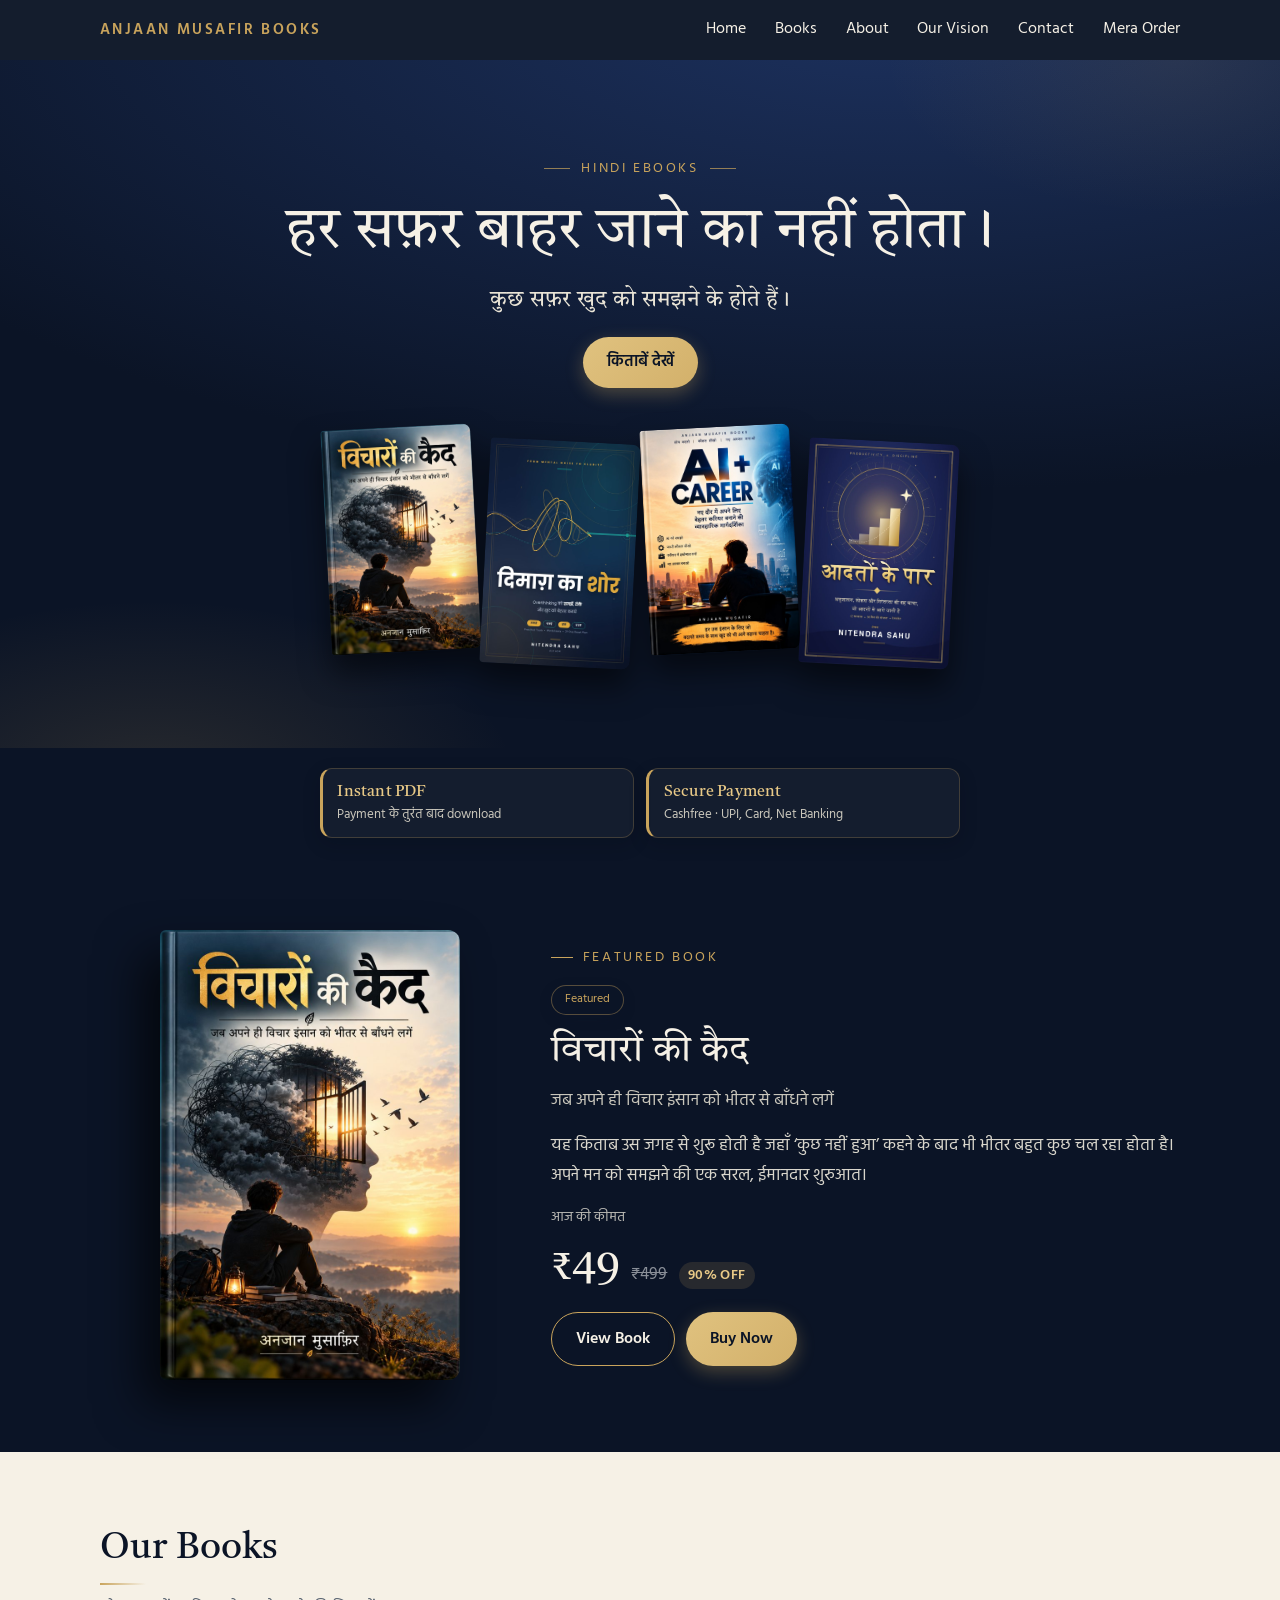
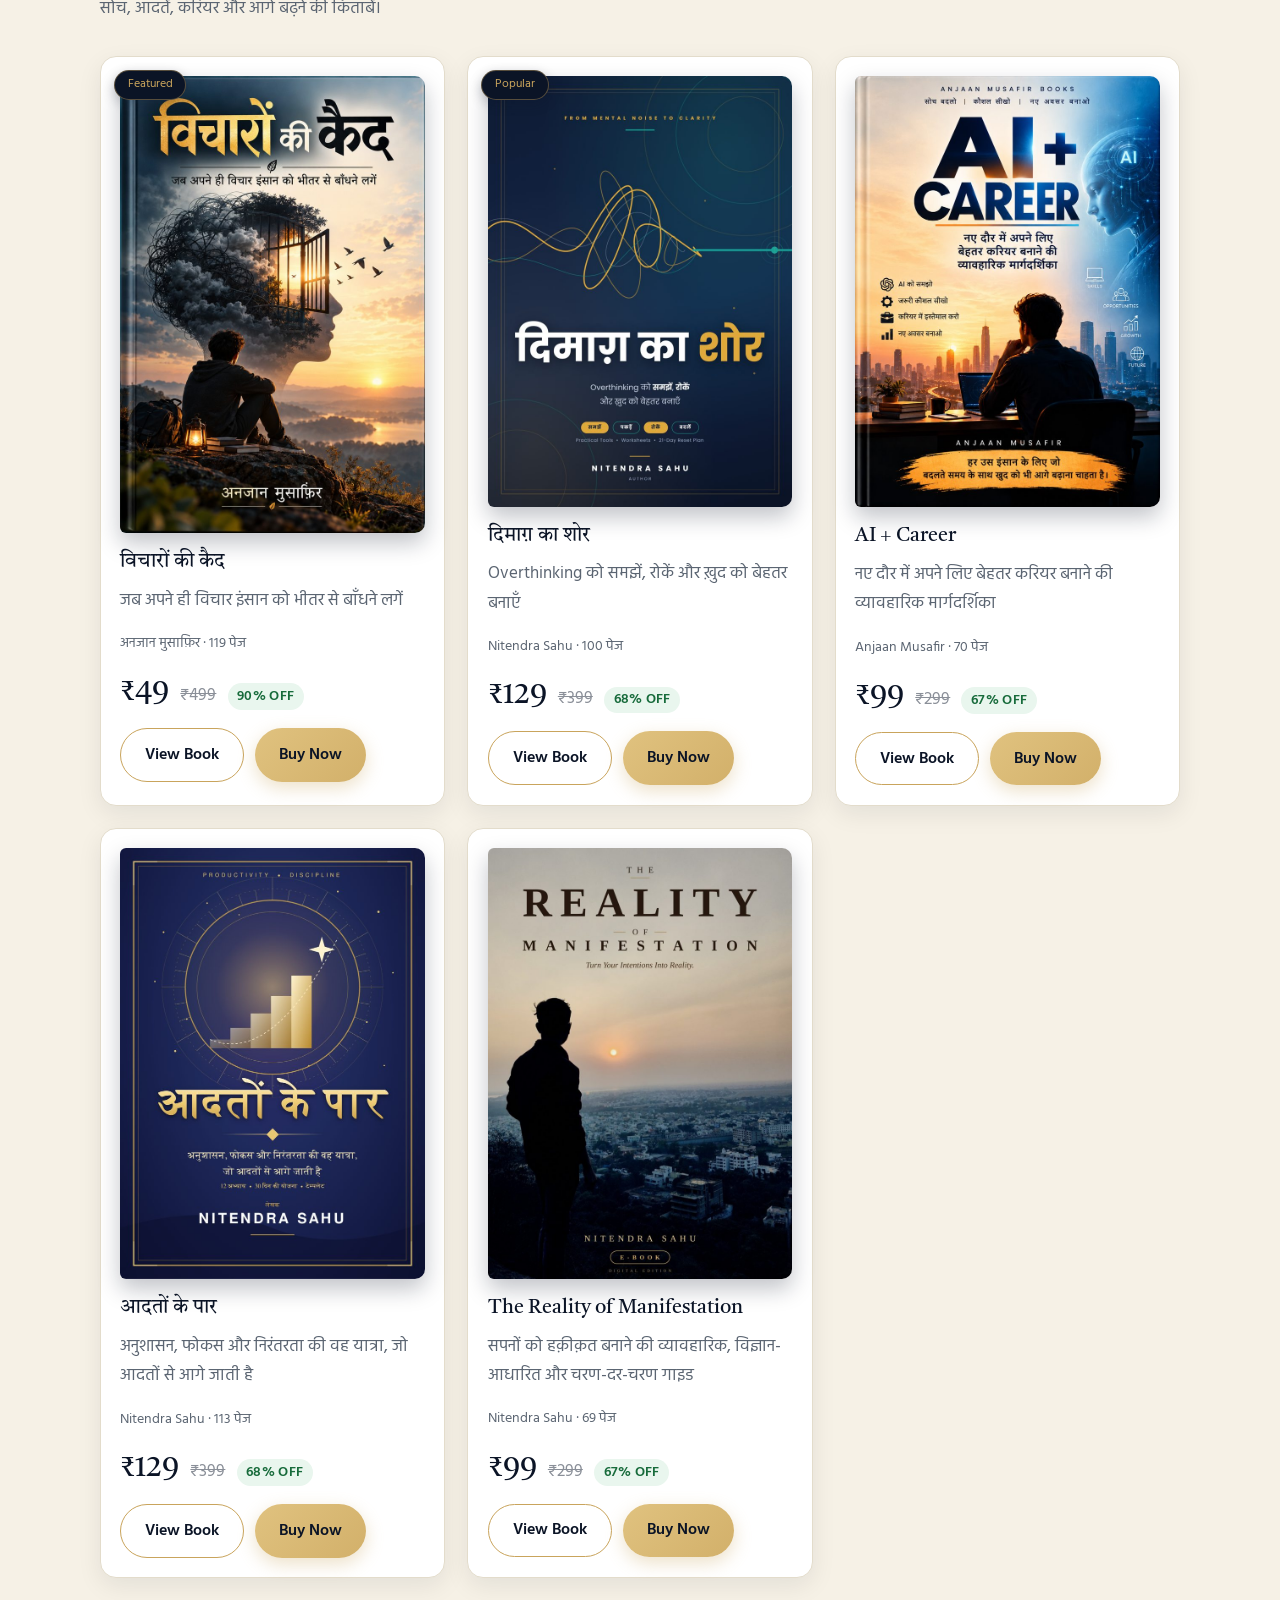
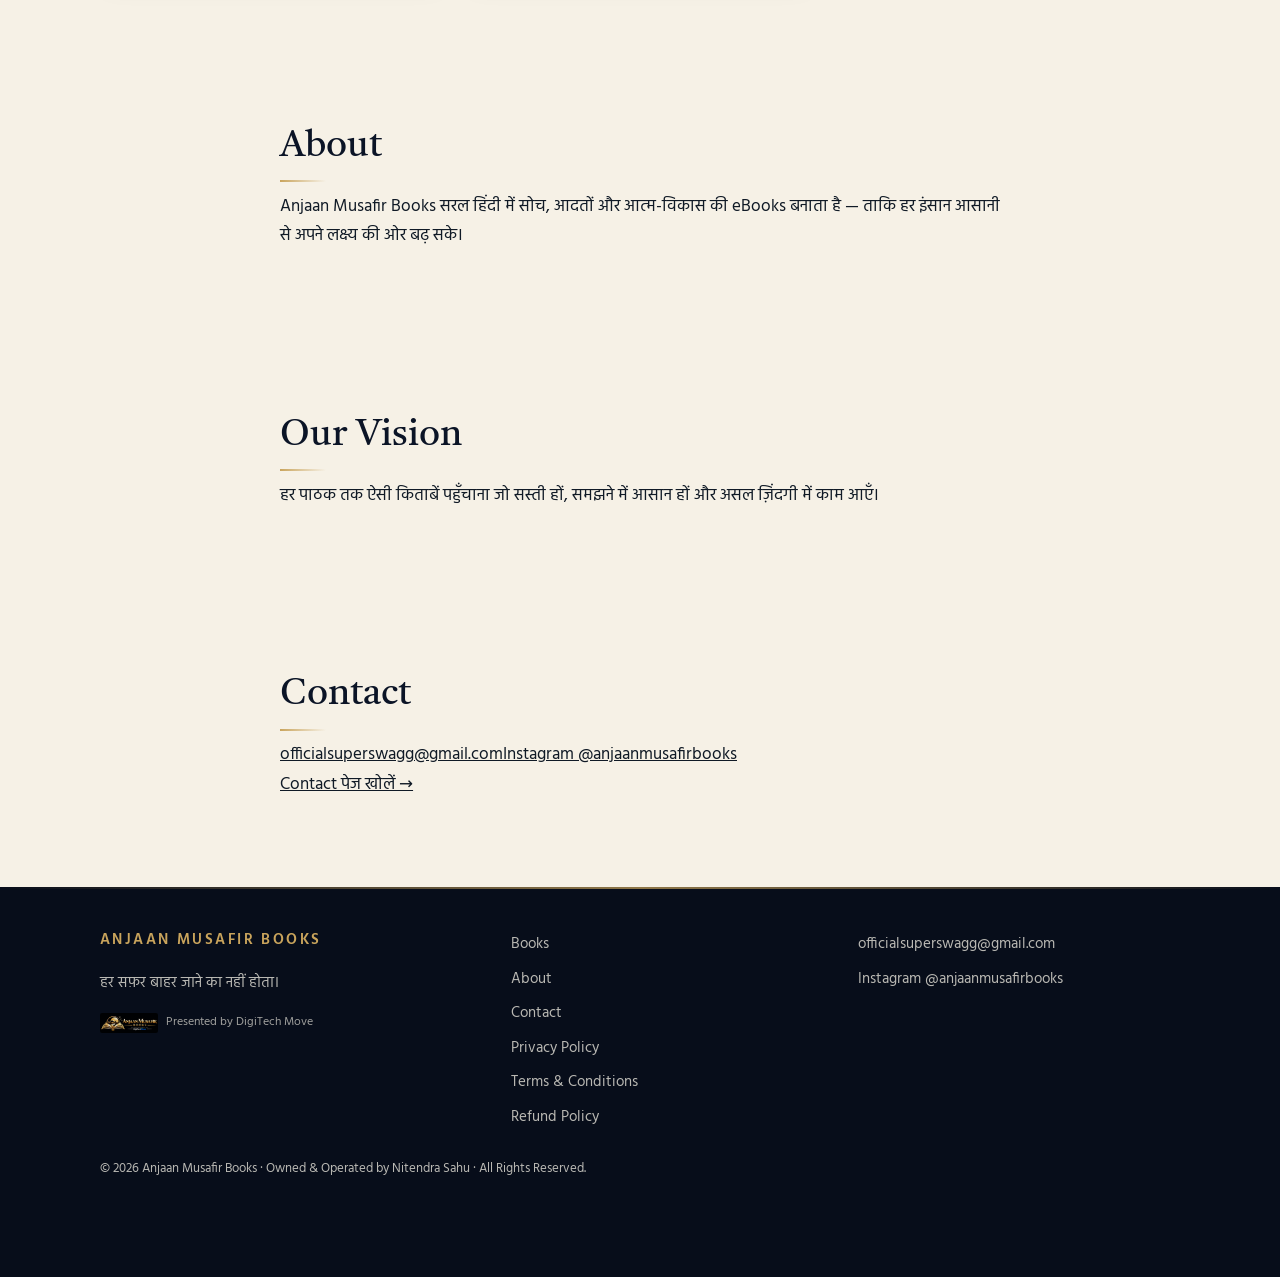
<file: index.html>
<!DOCTYPE html>
<!-- होम पेज: ऊपर hero, फिर खास किताब, फिर सभी किताबें, फिर About/Vision/Contact -->
<html lang="hi">
<head>
<meta charset="utf-8">
<meta name="viewport" content="width=device-width, initial-scale=1">
<title>Anjaan Musafir Books — Hindi eBooks</title>
<meta name="description" content="Anjaan Musafir Books की Hindi eBooks: Overthinking, आदतें, AI और करियर, Personal Growth। आसान भाषा, काम की बातें।">
<link rel="preconnect" href="https://anjaan-musafir-delivery.officialsuperswagg.workers.dev" crossorigin><link rel="preconnect" href="https://sdk.cashfree.com"><link rel="dns-prefetch" href="https://api.cashfree.com"><link rel="preconnect" href="https://fonts.googleapis.com"><link rel="preconnect" href="https://fonts.gstatic.com" crossorigin>
<link href="https://fonts.googleapis.com/css2?family=Tiro+Devanagari+Hindi&family=Hind:wght@400;600&display=swap" rel="stylesheet">
<meta name="theme-color" content="#0b1426">
<meta property="og:type" content="website">
<meta property="og:site_name" content="Anjaan Musafir Books">
<meta property="og:title" content="Anjaan Musafir Books — Hindi eBooks">
<meta property="og:description" content="Overthinking, आदतें, AI + Career और Personal Growth की Hindi eBooks। Instant PDF download।">
<meta property="og:image" content="https://anjaanmusafirbooks.github.io/official/vicharon-ki-kaid.jpg">
<link rel="icon" href="data:image/svg+xml,%3Csvg xmlns='http://www.w3.org/2000/svg' viewBox='0 0 32 32'%3E%3Crect width='32' height='32' rx='6' fill='%230b1426'/%3E%3Ccircle cx='16' cy='16' r='5' fill='%23c9a45c'/%3E%3C/svg%3E">
<link rel="stylesheet" href="style.css">
</head>
<body data-page="home"> <!-- data-page="home" से app.js जानता है कि यह होम पेज है -->
<a class="skip" href="#books">मुख्य भाग पर जाएँ</a>
<header><div class="wrap bar">
  <a class="logo" href="index.html">ANJAAN MUSAFIR BOOKS</a>
  <button id="menu" aria-expanded="false" aria-controls="nav">Menu</button>
  <nav id="nav" aria-label="Main"><a href="index.html">Home</a><a href="#books">Books</a><a href="#about">About</a><a href="#vision">Our Vision</a><a href="#contact">Contact</a></nav>
</div></header>
<main>
  <section class="hero"><div class="wrap center">
    <p class="eyebrow">Hindi eBooks</p>
    <h1>हर सफ़र बाहर जाने का नहीं होता।</h1>
    <p class="lead">कुछ सफ़र खुद को समझने के होते हैं।</p>
    <div class="actions" style="justify-content:center"><a class="btn primary" href="#books">किताबें देखें</a></div>
    <div id="herocovers"></div> <!-- app.js यहाँ 4 कवर भरता है -->
  </div></section>
  <section class="trust" aria-label="Why buy here"><div class="wrap trustgrid">
    <div><b>Instant PDF</b><span>Payment के तुरंत बाद download</span></div>
    <div><b>Secure Payment</b><span>Cashfree · UPI, Card, Net Banking</span></div>
  </div></section>
  <section id="featured"></section> <!-- app.js यहाँ खास किताब भरता है -->
  <section id="books" class="wrap sec"><h2>Our Books</h2><p class="sub">सोच, आदतें, करियर और आगे बढ़ने की किताबें।</p>
    <div id="grid" class="grid"></div> <!-- app.js यहाँ सारी किताबें भरता है (books.js से) -->
  </section>
  <section id="about" class="wrap sec narrow"><h2 data-dynamic-title="about">About</h2><p data-dynamic-content="about">Anjaan Musafir Books सरल हिंदी में सोच, आदतों और आत्म-विकास की eBooks बनाता है — ताकि हर इंसान आसानी से अपने लक्ष्य की ओर बढ़ सके।</p></section>
  <section id="vision" class="wrap sec narrow"><h2 data-dynamic-title="vision">Our Vision</h2><p data-dynamic-content="vision">हर पाठक तक ऐसी किताबें पहुँचाना जो सस्ती हों, समझने में आसान हों और असल ज़िंदगी में काम आएँ।</p></section>
  <section id="contact" class="wrap sec narrow"><h2>Contact</h2><div id="contactlinks"></div><p><a href="contact.html">Contact पेज खोलें →</a></p></section>
</main>
<footer id="foot"></footer> <!-- footer app.js भरता है -->
<script src="https://sdk.cashfree.com/js/v3/cashfree.js"></script> <!-- Cashfree का पेमेंट SDK -->
<script src="books.js"></script> <!-- पहले किताबों का डेटा -->
<script src="app.js"></script>   <!-- फिर वह कोड जो डेटा से पेज बनाता है -->
</body>
</html>
</file>
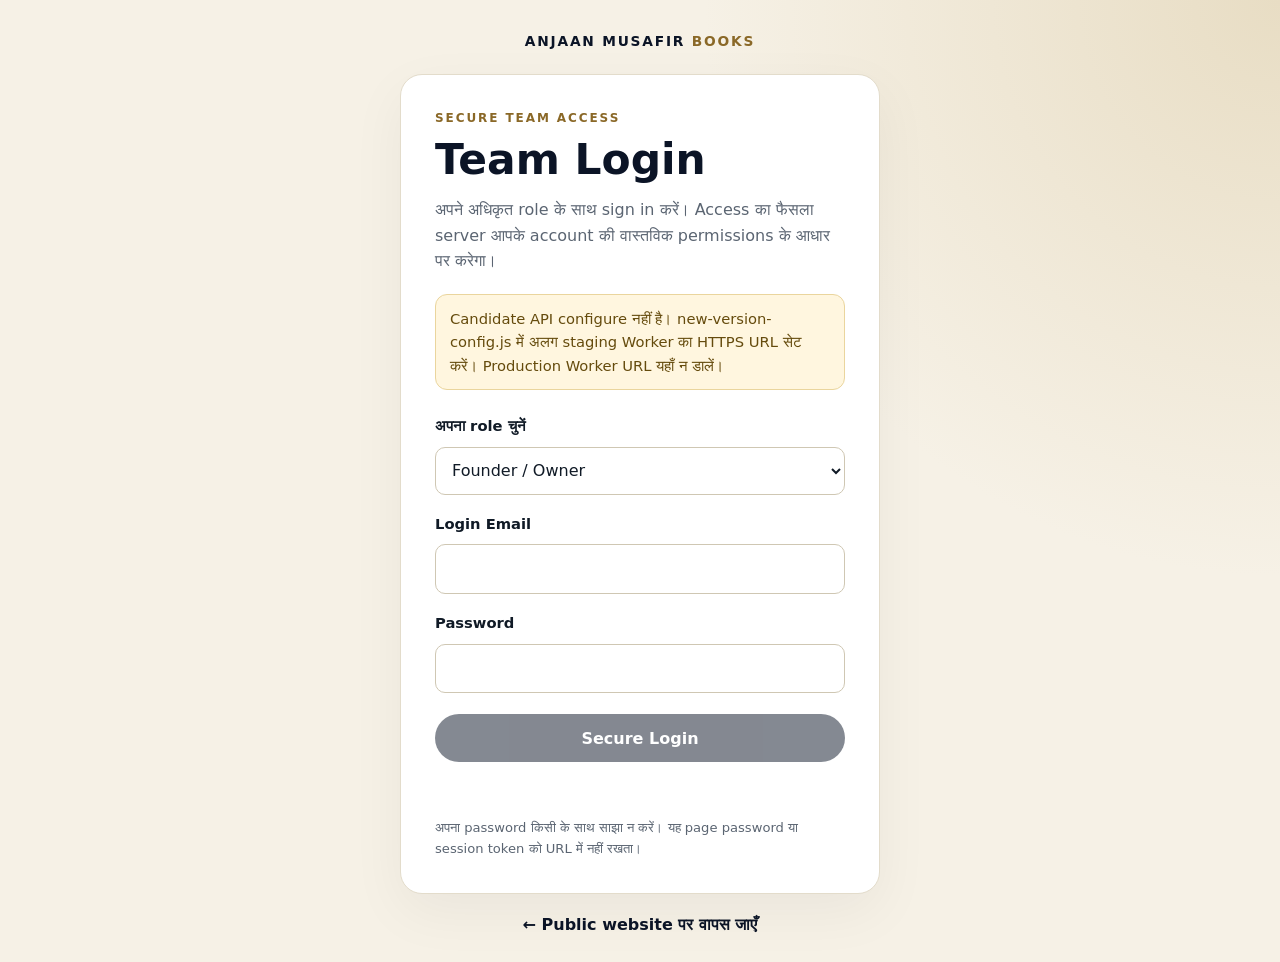
<file: admin-dashboard.html>
<!doctype html>
<html lang="hi">
<head>
  <meta charset="utf-8">
  <meta name="viewport" content="width=device-width, initial-scale=1">
  <meta name="robots" content="noindex,nofollow">
  <meta name="theme-color" content="#0b1426">
  <title>Founder Dashboard — Anjaan Musafir Books</title>
  <link rel="stylesheet" href="admin-dashboard.css">
</head>
<body>
  <header class="topbar"><a class="brand" href="index.html">ANJAAN MUSAFIR <span>BOOKS</span></a><div class="top-actions"><span id="user-badge" class="user-badge">Checking session…</span><button id="logout-button" type="button">Logout</button></div></header>
  <div class="layout">
    <aside class="sidebar" aria-label="Admin navigation"><p class="nav-title">WORKSPACE</p><a class="active" href="admin-dashboard.html">Dashboard</a><span>Legacy Admin disabled in candidate</span><a href="team-login.html">Team Login</a><p class="nav-title">PLANNED MODULES</p><span>Products & Books</span><span>Offers & Coupons</span><span>Orders & Customers</span><span>Reports & CSV</span><span>Email Activity</span><span>System Health</span><span>Backup & Maintenance</span><p class="sidebar-note">ये modules अलग batches में जोड़े जाएँगे। अभी unavailable हैं।</p></aside>
    <main class="main-content">
      <div class="page-heading"><div><p class="eyebrow">SECURE WORKSPACE</p><h1>Dashboard</h1><p class="subheading">नमस्ते, <strong id="display-name">…</strong></p></div><span id="session-state" class="state-pill">Session verify हो रहा है</span></div>
      <section id="global-status" class="status-box" role="status" aria-live="polite">Candidate API से session verify किया जा रहा है…</section>
      <section class="metrics" aria-label="Dashboard metrics">
        <article class="metric-card"><span>Total orders</span><strong>Unavailable</strong><small>Orders API अभी implement नहीं हुई</small></article>
        <article class="metric-card"><span>Paid orders</span><strong>Unavailable</strong><small>Verified reporting data उपलब्ध नहीं</small></article>
        <article class="metric-card"><span>Pending orders</span><strong>Unavailable</strong><small>Orders API अभी implement नहीं हुई</small></article>
        <article class="metric-card"><span>Gross sales</span><strong>Unavailable</strong><small>Reports API अभी implement नहीं हुई</small></article>
      </section>
      <section class="panel"><h2>Account & access</h2><dl class="profile-grid"><div><dt>Name</dt><dd id="profile-name">—</dd></div><div><dt>Email</dt><dd id="profile-email">—</dd></div><div><dt>Role</dt><dd id="profile-role">—</dd></div><div><dt>Session expiry</dt><dd id="profile-expiry">—</dd></div></dl><p class="panel-note">Role और session server से verify किए जाते हैं। Dashboard के cards में कोई demo या अनुमानित business data नहीं दिखाया जाता।</p></section>
      <section class="panel"><h2>Implementation status</h2><p>इस candidate build में authentication UI जोड़ी गई है। Product, order, report, email, backup और health modules अभी पूर्ण नहीं हैं। जब तक उनके वास्तविक APIs implement और test नहीं होते, इन्हें active feature नहीं माना जाएगा।</p></section>
    </main>
  </div>
  <script src="new-version-config.js"></script>
  <script src="admin-dashboard.js" defer></script>
</body>
</html>
</file>
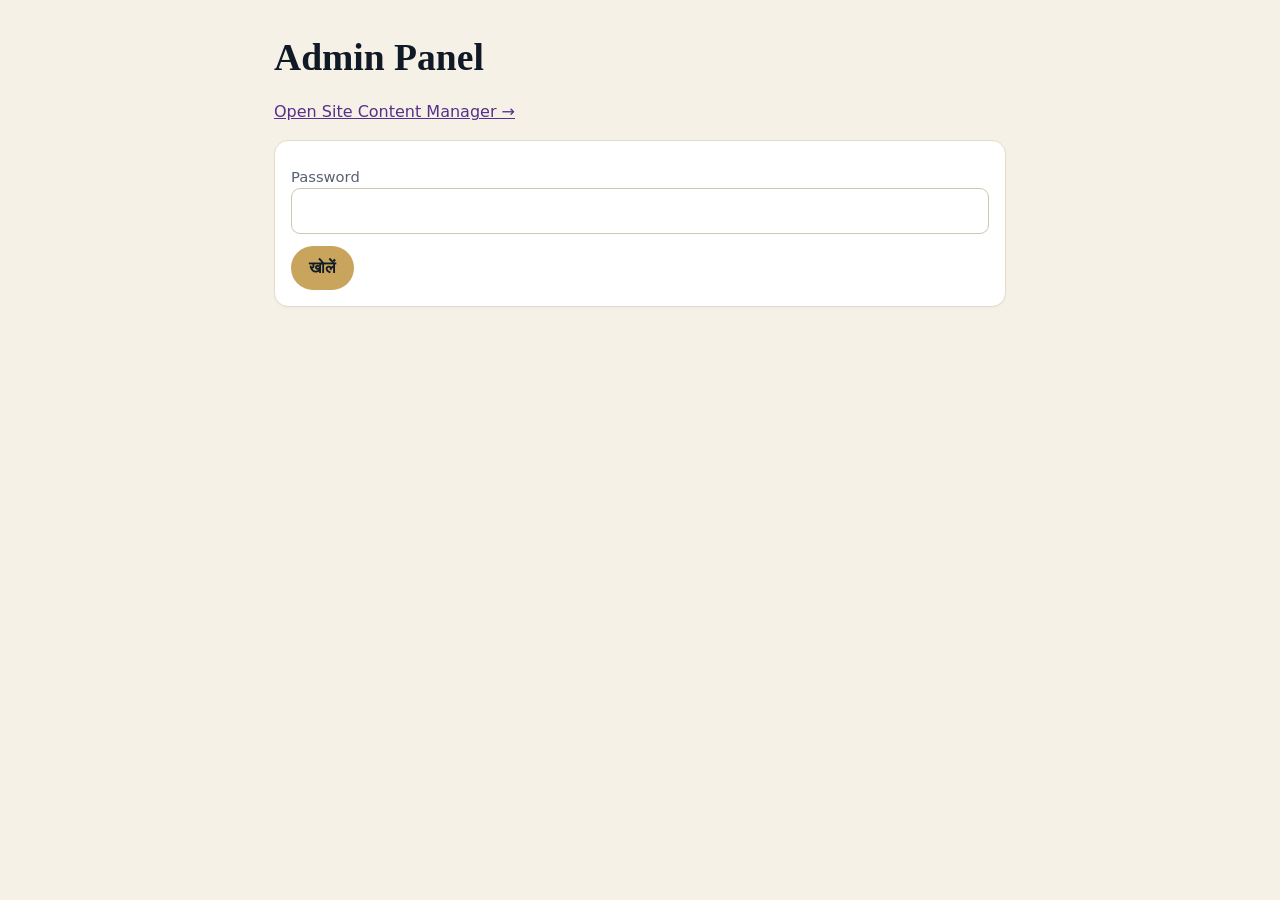
<file: admin.html>
<!DOCTYPE html>
<!-- admin.html — सिर्फ़ मालिक के लिए। कीमत, offer और coupon यहीं से बदलें।
     Password Cloudflare के ADMIN_KEY secret में रखा जाता है (यहाँ कहीं लिखा नहीं है)। -->
<html lang="hi"><head><meta charset="utf-8"><meta name="viewport" content="width=device-width,initial-scale=1">
<meta name="robots" content="noindex,nofollow"><title>Admin</title>
<style>
/* Anjaan Musafir Books Admin — responsive UI layer only. */
*, *::before, *::after { box-sizing: border-box; }
html { width: 100%; max-width: 100%; overflow-x: hidden; }
body {
  margin: 0 auto;
  width: 100%;
  max-width: 760px;
  min-width: 0;
  padding: 14px;
  font: 16px/1.5 system-ui, sans-serif;
  background: #f6f1e6;
  color: #101a26;
}
h1, h2 { font-family: Georgia, serif; line-height: 1.2; margin: .55em 0; }
h1 { font-size: clamp(1.7rem, 6vw, 2.35rem); overflow-wrap: anywhere; }
h2 { font-size: clamp(1.35rem, 5vw, 1.8rem); }
p { overflow-wrap: anywhere; }
a { color: #56308a; overflow-wrap: anywhere; }
.card {
  width: 100%;
  min-width: 0;
  max-width: 100%;
  background: #fff;
  border: 1px solid #e3dccb;
  border-radius: 14px;
  padding: 16px;
  margin: 14px 0;
  box-shadow: 0 1px 2px rgba(16, 26, 38, .035);
}
label {
  display: block;
  min-width: 0;
  font-size: .92rem;
  line-height: 1.4;
  color: #566170;
  margin-top: 10px;
  overflow-wrap: anywhere;
}
input:not([type="checkbox"]):not([type="radio"]),
select, textarea {
  display: block;
  width: 100%;
  min-width: 0;
  max-width: 100%;
  min-height: 46px;
  padding: 10px 12px;
  border: 1px solid #cfc7b3;
  border-radius: 9px;
  font: inherit;
  background: #fff;
  color: #101a26;
}
input[type="checkbox"], input[type="radio"] {
  width: auto;
  max-width: 100%;
  accent-color: #c9a45c;
}
input:focus-visible, select:focus-visible, textarea:focus-visible, button:focus-visible, a:focus-visible {
  outline: 3px solid rgba(86, 48, 138, .35);
  outline-offset: 2px;
}
button {
  display: inline-flex;
  align-items: center;
  justify-content: center;
  max-width: 100%;
  min-height: 44px;
  background: #c9a45c;
  color: #101a26;
  border: 0;
  border-radius: 999px;
  padding: 10px 18px;
  font: 600 1rem/1.25 system-ui, sans-serif;
  margin-top: 12px;
  cursor: pointer;
  white-space: normal;
  overflow-wrap: anywhere;
}
button.red { background: #c0392b; color: #fff; }
button:disabled { opacity: .6; cursor: not-allowed; }
.row {
  display: grid;
  grid-template-columns: repeat(2, minmax(0, 1fr));
  gap: 12px;
  width: 100%;
  align-items: start;
}
.row > div { min-width: 0; max-width: 100%; }
small { color: #566170; overflow-wrap: anywhere; }
#msg {
  position: sticky;
  top: 8px;
  z-index: 5;
  background: #101a26;
  color: #fff;
  padding: 10px 12px;
  border-radius: 8px;
  display: none;
  overflow-wrap: anywhere;
  box-shadow: 0 2px 8px rgba(0,0,0,.12);
}
#app, #books, #coupons, #c_books { min-width: 0; max-width: 100%; }
#c_books label {
  display: flex;
  align-items: flex-start;
  gap: 9px;
  padding: 5px 0;
}
#c_books input[type="checkbox"] { flex: 0 0 auto; margin-top: .35em; }
#login { max-width: 100%; }
hr { border: 0; border-top: 1px solid #d8d1c3; margin: 16px 0; }
@media (max-width: 600px) {
  body { padding: 12px; }
  .card { padding: 14px; margin: 12px 0; border-radius: 14px; }
  .row { grid-template-columns: minmax(0, 1fr); gap: 6px; }
  input:not([type="checkbox"]):not([type="radio"]), select, textarea { font-size: 16px; }
  button { width: auto; min-height: 46px; }
}
@media (max-width: 360px) {
  body { padding: 8px; }
  .card { padding: 12px; }
  button { max-width: 100%; }
}
</style></head><body>
<h1>Admin Panel</h1><p><a href="content-manager.html">Open Site Content Manager →</a></p><div id="msg"></div>

<!-- 1) लॉगिन: password सिर्फ़ इस tab की memory (sessionStorage) में रहता है -->
<div class="card" id="login"><label>Password</label><input id="pw" type="password" autocomplete="current-password">
<button onclick="login()">खोलें</button></div>

<div id="app" style="display:none">
  <h2>किताबें और Offer</h2><div id="books"></div>
  <h2>Coupon बनाएँ</h2>
  <div class="card">
    <div class="row"><div><label>Code (जैसे MUSAFIR20)</label><input id="c_code"></div>
    <div><label>प्रकार</label><select id="c_type"><option value="PERCENT">% प्रतिशत</option><option value="FLAT">₹ सीधे रुपये</option></select></div></div>
    <div class="row"><div><label>कितना (20 = 20% या ₹20)</label><input id="c_val" type="number"></div>
    <div><label>कम से कम कीमत ₹ (खाली = कोई शर्त नहीं)</label><input id="c_min" type="number"></div></div>
    <label>किन किताबों पर चलेगा</label><div id="c_books"></div>
    <div class="row"><div><label>कितनी बार (खाली = अनगिनत)</label><input id="c_max" type="number"></div>
    <div><label>कब तक (खाली = बंद करने तक)</label><input id="c_end" type="datetime-local"></div></div>
    <button onclick="saveCoupon()">Coupon सेव करें</button>
  </div>
  <h2>चालू Coupons</h2><div id="coupons"></div>
</div>

<script>
// Worker का पता — अपना workers.dev link यहाँ रखें
var API = "https://anjaan-musafir-delivery.officialsuperswagg.workers.dev";
var KEY = sessionStorage.getItem("ak") || "", DATA = null;
var $ = function (i) { return document.getElementById(i); };
function esc(t){return String(t==null?"":t).replace(/[&<>"']/g,function(c){return {"&":"&amp;","<":"&lt;",">":"&gt;",'"':"&quot;","'":"&#39;"}[c]})}
function msg(t){var m=$("msg");m.textContent=t;m.style.display="block";setTimeout(function(){m.style.display="none"},3500)}

// सर्वर से बात: हर बार password header में जाता है
async function call(path, body){
  var r = await fetch(API+path,{method:body?"POST":"GET",headers:{"Content-Type":"application/json","x-admin-key":KEY},body:body?JSON.stringify(body):undefined});
  var d = await r.json(); if(!r.ok) throw new Error(d.error||"Error"); return d;
}
async function login(){ KEY=$("pw").value; try{ await load(); sessionStorage.setItem("ak",KEY); }catch(e){ msg(e.message); } }
// तारीख़: browser का local समय → UTC (सही समय के लिए)
function toIso(v){ return v ? new Date(v).toISOString() : ""; }
function toLocal(iso){ if(!iso) return ""; var d=new Date(iso); d.setMinutes(d.getMinutes()-d.getTimezoneOffset()); return d.toISOString().slice(0,16); }

async function load(){
  DATA = await call("/api/admin/data");
  $("login").style.display="none"; $("app").style.display="block";
  // हर किताब का card: सामान्य कीमत + offer
  $("books").innerHTML = DATA.products.map(function(p){
    var o = DATA.offers.find(function(x){return x.product_id===p.product_id})||{};
    return '<div class="card"><b>'+esc(p.name)+'</b> <small>('+esc(p.product_id)+')</small>'
    +'<div class="row"><div><label>सामान्य कीमत ₹</label><input id="pr_'+p.product_id+'" type="number" value="'+p.price+'"></div>'
    +'<div><button onclick="savePrice(\''+p.product_id+'\')">कीमत सेव</button></div></div>'
    +'<hr><small>Offer (बिना coupon, साइट पर सीधा दिखेगा)</small>'
    +'<div class="row"><div><label>Offer कीमत ₹</label><input id="os_'+p.product_id+'" type="number" value="'+(o.sale_price==null?"":o.sale_price)+'"></div>'
    +'<div><label>कटी हुई पुरानी कीमत ₹</label><input id="om_'+p.product_id+'" type="number" value="'+(o.mrp==null?"":o.mrp)+'"></div></div>'
    +'<label>Offer का नाम (बैज)</label><input id="ol_'+p.product_id+'" value="'+esc(o.label||"")+'">'
    +'<div class="row"><div><label>शुरू</label><input id="osd_'+p.product_id+'" type="datetime-local" value="'+toLocal(o.starts_at)+'"></div>'
    +'<div><label>ख़त्म</label><input id="oed_'+p.product_id+'" type="datetime-local" value="'+toLocal(o.ends_at)+'"></div></div>'
    +'<label><input id="oa_'+p.product_id+'" type="checkbox" style="width:auto" '+(o.active?"checked":"")+'> Offer चालू</label>'
    +'<button onclick="saveOffer(\''+p.product_id+'\')">Offer सेव</button></div>';
  }).join("");
  // coupon के लिए किताबों के checkbox
  $("c_books").innerHTML = '<label><input type="checkbox" id="cb_all" style="width:auto" checked> सभी किताबें</label>'
   + DATA.products.map(function(p){return '<label><input type="checkbox" class="cb" value="'+p.product_id+'" style="width:auto"> '+esc(p.name)+'</label>'}).join("");
  // चालू coupons की सूची
  $("coupons").innerHTML = DATA.coupons.length ? DATA.coupons.map(function(c){
    return '<div class="card"><b>'+esc(c.code)+'</b> — '+(c.discount_type==="PERCENT"?c.discount_value+"%":"₹"+c.discount_value)
    +'<br><small>किताबें: '+esc(c.product_ids)+' · उपयोग: '+c.used_count+(c.max_uses!=null?"/"+c.max_uses:"")
    +(c.expires_at?" · तक: "+new Date(c.expires_at).toLocaleString():"")+(c.active?"":" · बंद")+'</small><br>'
    +'<button class="red" onclick="delCoupon(\''+esc(c.code)+'\')">हटाएँ</button></div>';
  }).join("") : "<small>अभी कोई coupon नहीं।</small>";
}
async function run(fn,ok){ try{ await fn(); msg(ok); await load(); }catch(e){ msg(e.message); } }
function savePrice(id){ run(function(){return call("/api/admin/price",{product_id:id,price:$("pr_"+id).value})},"कीमत सेव हुई ✅"); }
function saveOffer(id){ run(function(){return call("/api/admin/offer",{product_id:id,sale_price:$("os_"+id).value,mrp:$("om_"+id).value,
  label:$("ol_"+id).value,starts_at:toIso($("osd_"+id).value),ends_at:toIso($("oed_"+id).value),active:$("oa_"+id).checked})},"Offer सेव हुआ ✅"); }
function saveCoupon(){
  var ids = $("cb_all").checked ? "*" : Array.prototype.map.call(document.querySelectorAll(".cb:checked"),function(x){return x.value}).join(",");
  if(!ids) return msg("कोई किताब चुनें");
  run(function(){return call("/api/admin/coupon",{code:$("c_code").value,discount_type:$("c_type").value,discount_value:$("c_val").value,
    min_amount:$("c_min").value,max_uses:$("c_max").value,product_ids:ids,expires_at:toIso($("c_end").value),active:true})},"Coupon सेव हुआ ✅"); }
function delCoupon(code){ if(confirm(code+" हटाएँ?")) run(function(){return call("/api/admin/coupon-delete",{code:code})},"हट गया"); }
if(KEY){ load().catch(function(){ sessionStorage.removeItem("ak"); }); }
</script></body></html>
</file>
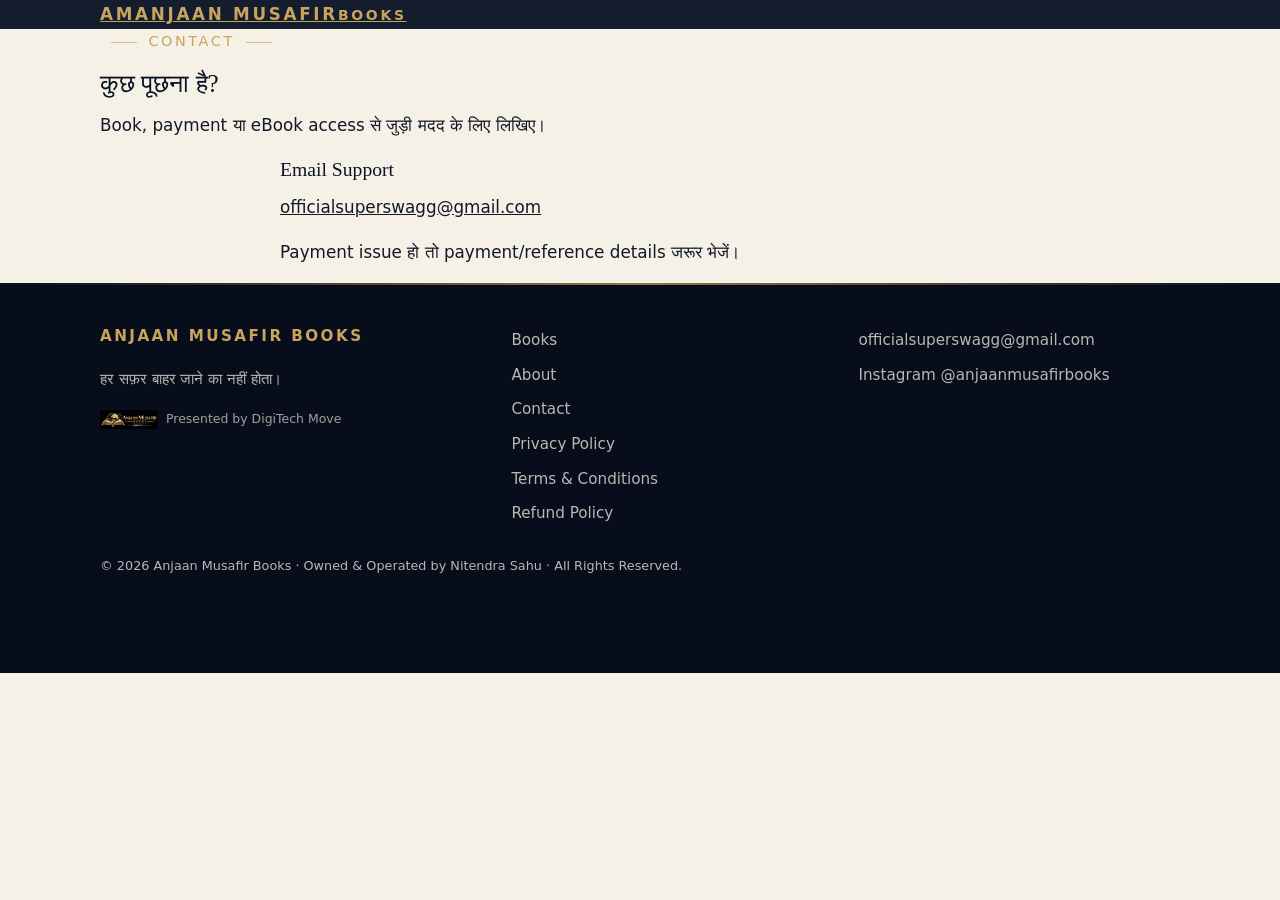
<file: contact.html>
<!doctype html><html lang="hi"><head><meta charset="utf-8"><meta name="viewport" content="width=device-width,initial-scale=1"><title>Contact — Anjaan Musafir Books</title><link rel="stylesheet" href="style.css"></head><body><header class="site-header"><div class="wrap header-inner"><a class="brand" href="index.html"><span class="brand-mark">AM</span><span><b>ANJAAN MUSAFIR</b><small>BOOKS</small></span></a></div></header><main><section class="page-hero"><div class="wrap"><p class="eyebrow">CONTACT</p><h1>कुछ पूछना है?</h1><p data-dynamic-content="contact">Book, payment या eBook access से जुड़ी मदद के लिए लिखिए।</p></div></section><section class="page-content wrap narrow"><div class="info-card"><h3 data-dynamic-title="contact">Email Support</h3><p><a href="mailto:officialsuperswagg@gmail.com">officialsuperswagg@gmail.com</a></p><p>Payment issue हो तो payment/reference details जरूर भेजें।</p></div></section></main><footer id="foot"></footer><script src="books.js"></script><script src="app.js"></script></body></html>
</file>
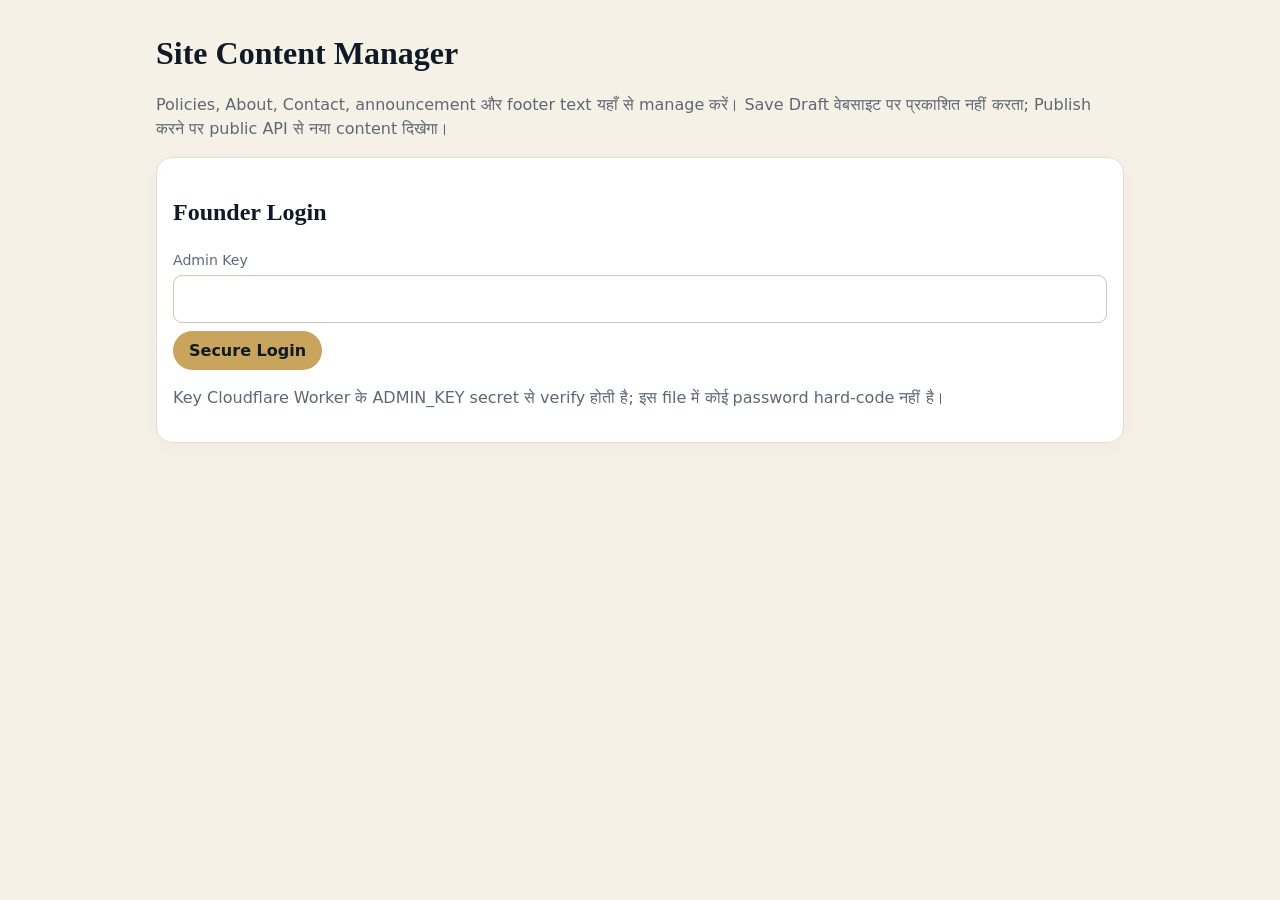
<file: content-manager.html>
<!doctype html>
<html lang="hi"><head><meta charset="utf-8"><meta name="viewport" content="width=device-width,initial-scale=1"><meta name="robots" content="noindex,nofollow"><title>Site Content Manager — Anjaan Musafir Books</title>
<style>
:root{color-scheme:light;--ink:#101a26;--gold:#c9a45c;--line:#e5dece;--muted:#5e6874}*{box-sizing:border-box}body{margin:0;background:#f6f1e6;color:var(--ink);font:16px/1.5 system-ui,sans-serif;padding:16px;max-width:1000px;margin-inline:auto}h1,h2{font-family:Georgia,serif}h1{margin:.4em 0}.sub,small{color:var(--muted)}.card{background:#fff;border:1px solid var(--line);border-radius:16px;padding:16px;margin:14px 0;box-shadow:0 4px 18px #101a2608}label{display:block;font-size:.88rem;color:var(--muted);margin:10px 0 4px}input,textarea,select{width:100%;padding:11px;border:1px solid #cfc7b3;border-radius:9px;font:inherit;background:#fff;color:var(--ink)}textarea{min-height:260px;resize:vertical}button,.button{background:var(--gold);border:0;border-radius:999px;padding:10px 16px;font:600 1rem system-ui;cursor:pointer;color:var(--ink);display:inline-block;text-decoration:none;margin:8px 6px 0 0}button.secondary{background:#e9edf1}button.danger{background:#b83a32;color:#fff}.preview-content{border:1px solid var(--line);border-radius:10px;padding:14px;background:#fffdf8;overflow-wrap:anywhere}.preview-content h3{margin:1em 0 .35em}.preview-content p{margin:.45em 0}.preview-content ul{padding-left:1.4rem}#msg{position:sticky;top:8px;z-index:4;background:var(--ink);color:#fff;padding:10px 14px;border-radius:10px;display:none}.grid{display:grid;grid-template-columns:minmax(220px,.8fr) minmax(0,1.7fr);gap:14px}.item{display:block;width:100%;text-align:left;background:#fff;border:1px solid var(--line);border-radius:10px;margin:5px 0;padding:10px}.item.active{border-color:var(--gold);background:#fff9ea}.status{font-size:.78rem;padding:3px 7px;border-radius:99px;background:#edf1f4;display:inline-block}.row{display:flex;gap:8px;flex-wrap:wrap;align-items:center}.row>*{flex:1}@media(max-width:700px){.grid{grid-template-columns:1fr}textarea{min-height:220px}}
</style></head><body>
<h1>Site Content Manager</h1><p class="sub">Policies, About, Contact, announcement और footer text यहाँ से manage करें। Save Draft वेबसाइट पर प्रकाशित नहीं करता; Publish करने पर public API से नया content दिखेगा।</p><div id="msg" role="status"></div>
<section class="card" id="login"><h2>Founder Login</h2><label for="pw">Admin Key</label><input id="pw" type="password" autocomplete="current-password"><button id="loginBtn">Secure Login</button><p class="sub">Key Cloudflare Worker के ADMIN_KEY secret से verify होती है; इस file में कोई password hard-code नहीं है।</p></section>
<div id="manager" hidden><div class="row"><button class="secondary" id="reloadBtn">Refresh</button><button class="secondary" id="logoutBtn">Logout</button><a class="button" href="admin.html">Price & Coupon Admin</a></div><div class="grid"><section class="card"><h2>Pages & Settings</h2><div id="items"></div></section><section class="card"><div class="row"><h2 id="editorTitle">Select a section</h2><span id="state" class="status">Not selected</span></div><label for="title">Page / Section Title</label><input id="title" maxlength="180"><label for="body">Content</label><textarea id="body" maxlength="50000" placeholder="Plain text. Use ## Heading for section headings and - Item for bullet points."></textarea><p class="sub">Content is plain text, not HTML. This prevents pasted scripts or unsafe markup from running. Existing live content remains until Publish.</p><div class="row"><button id="previewBtn" class="secondary">Preview Draft</button><button id="draftBtn">Save Draft</button><button id="publishBtn">Publish Changes</button></div><div class="row"><button id="disableBtn" class="danger">Disable Section</button><button id="enableBtn" class="secondary">Enable Section</button></div><div id="meta" class="sub"></div></section></div><section class="card" id="previewCard" hidden><h2>Preview (not published)</h2><div id="previewContent" class="preview-content"></div></section></div>
<script>
var API="https://anjaan-musafir-delivery.officialsuperswagg.workers.dev",KEY=sessionStorage.getItem("ak")||"",ITEMS=[],CURRENT=null;var $=function(id){return document.getElementById(id)};
function say(s){var e=$("msg");e.textContent=s;e.style.display="block";window.scrollTo({top:0,behavior:"smooth"})}
async function call(path,body){var r=await fetch(API+path,{method:body?"POST":"GET",headers:{"Content-Type":"application/json","x-admin-key":KEY},body:body?JSON.stringify(body):undefined,cache:"no-store"});var d=await r.json().catch(function(){return {}});if(!r.ok)throw new Error(d.error||"Request failed ("+r.status+")");return d}
function esc(s){return String(s==null?"":s).replace(/[&<>"']/g,function(c){return {"&":"&amp;","<":"&lt;",">":"&gt;",'"':"&quot;","'":"&#39;"}[c]})}
async function login(){KEY=$("pw").value.trim();try{await load();sessionStorage.setItem("ak",KEY);$("login").hidden=true;$("manager").hidden=false;say("Login successful. Existing content loaded.")}catch(e){say(e.message)}}
async function load(){var d=await call("/api/admin/site-content");ITEMS=d.items||[];renderList();if(CURRENT){var found=ITEMS.find(function(x){return x.content_key===CURRENT});if(found)select(found.content_key)}else if(ITEMS.length)select(ITEMS[0].content_key)}
function renderList(){$("items").innerHTML=ITEMS.map(function(x){return '<button class="item '+(CURRENT===x.content_key?'active':'')+'" data-key="'+esc(x.content_key)+'"><b>'+esc(x.title)+'</b><br><small>'+esc(x.content_key)+' · '+(x.enabled?'Published':'Disabled')+(x.draft_body!==null?' · Draft exists':'')+'</small></button>'}).join("");document.querySelectorAll("[data-key]").forEach(function(b){b.addEventListener("click",function(){select(b.dataset.key)})})}
function select(key){CURRENT=key;$("previewCard").hidden=true;var x=ITEMS.find(function(z){return z.content_key===key});if(!x)return;$("title").value=x.draft_title||x.title;$("body").value=x.draft_body!==null?x.draft_body:x.body;$("editorTitle").textContent=x.title;$("state").textContent=x.enabled?"Published":"Disabled";$("meta").textContent="Key: "+x.content_key+" · Updated: "+(x.updated_at||"unknown")+" · Published: "+(x.published_at||"not published");renderList()}
function preview(){var title=$("title").value.trim(),body=$("body").value;if(!title)return say("Preview के लिए title लिखें।");var root=$("previewContent");root.replaceChildren();var h=document.createElement("h3");h.textContent=title;root.appendChild(h);var list=null;body.split(/\r?\n/).forEach(function(raw){var line=raw.trim();if(!line){list=null;return}if(line.indexOf("## ")===0){list=null;var heading=document.createElement("h3");heading.textContent=line.slice(3);root.appendChild(heading)}else if(line.indexOf("- ")===0){if(!list){list=document.createElement("ul");root.appendChild(list)}var li=document.createElement("li");li.textContent=line.slice(2);list.appendChild(li)}else{list=null;var p=document.createElement("p");p.textContent=line;root.appendChild(p)}});$("previewCard").hidden=false;$("previewCard").scrollIntoView({behavior:"smooth",block:"start"})}
async function save(action){if(!CURRENT)return say("पहले section चुनें।");var title=$("title").value.trim(),body=$("body").value;if(!title||!body.trim())return say("Title और content खाली नहीं हो सकते।");if(CURRENT==="contact_email"&&!/^[^\s@]+@[^\s@]+\.[^\s@]+$/.test(body.trim()))return say("Contact Email में एक valid email address डालें।");try{await call("/api/admin/site-content",{content_key:CURRENT,title:title,body:body,action:action});await load();say(action==="publish"?"Published successfully. नया content अगली page load पर उपलब्ध होगा।":action==="save_draft"?"Draft सुरक्षित रूप से save हुआ; live page नहीं बदला।":"Setting updated.")}catch(e){say(e.message)}}
async function toggle(action){if(!CURRENT)return say("पहले section चुनें।");if(!confirm(action==="disable"?"इस section को public website से disable करें?":"इस section को public website पर enable करें?"))return;try{await call("/api/admin/site-content",{content_key:CURRENT,action:action});await load();say("Setting updated.")}catch(e){say(e.message)}}
$("previewBtn").addEventListener("click",preview);$("loginBtn").addEventListener("click",login);$("pw").addEventListener("keydown",function(e){if(e.key==="Enter")login()});$("reloadBtn").addEventListener("click",function(){load().then(function(){say("Refreshed.")}).catch(function(e){say(e.message)})});$("logoutBtn").addEventListener("click",function(){sessionStorage.removeItem("ak");KEY="";CURRENT=null;$("manager").hidden=true;$("login").hidden=false;$("pw").value=""});$("draftBtn").addEventListener("click",function(){save("save_draft")});$("publishBtn").addEventListener("click",function(){if(confirm("इस content को public website पर publish करें?"))save("publish")});$("disableBtn").addEventListener("click",function(){toggle("disable")});$("enableBtn").addEventListener("click",function(){toggle("enable")});if(KEY){load().then(function(){$("login").hidden=true;$("manager").hidden=false}).catch(function(){sessionStorage.removeItem("ak");KEY=""})}
</script></body></html>
</file>
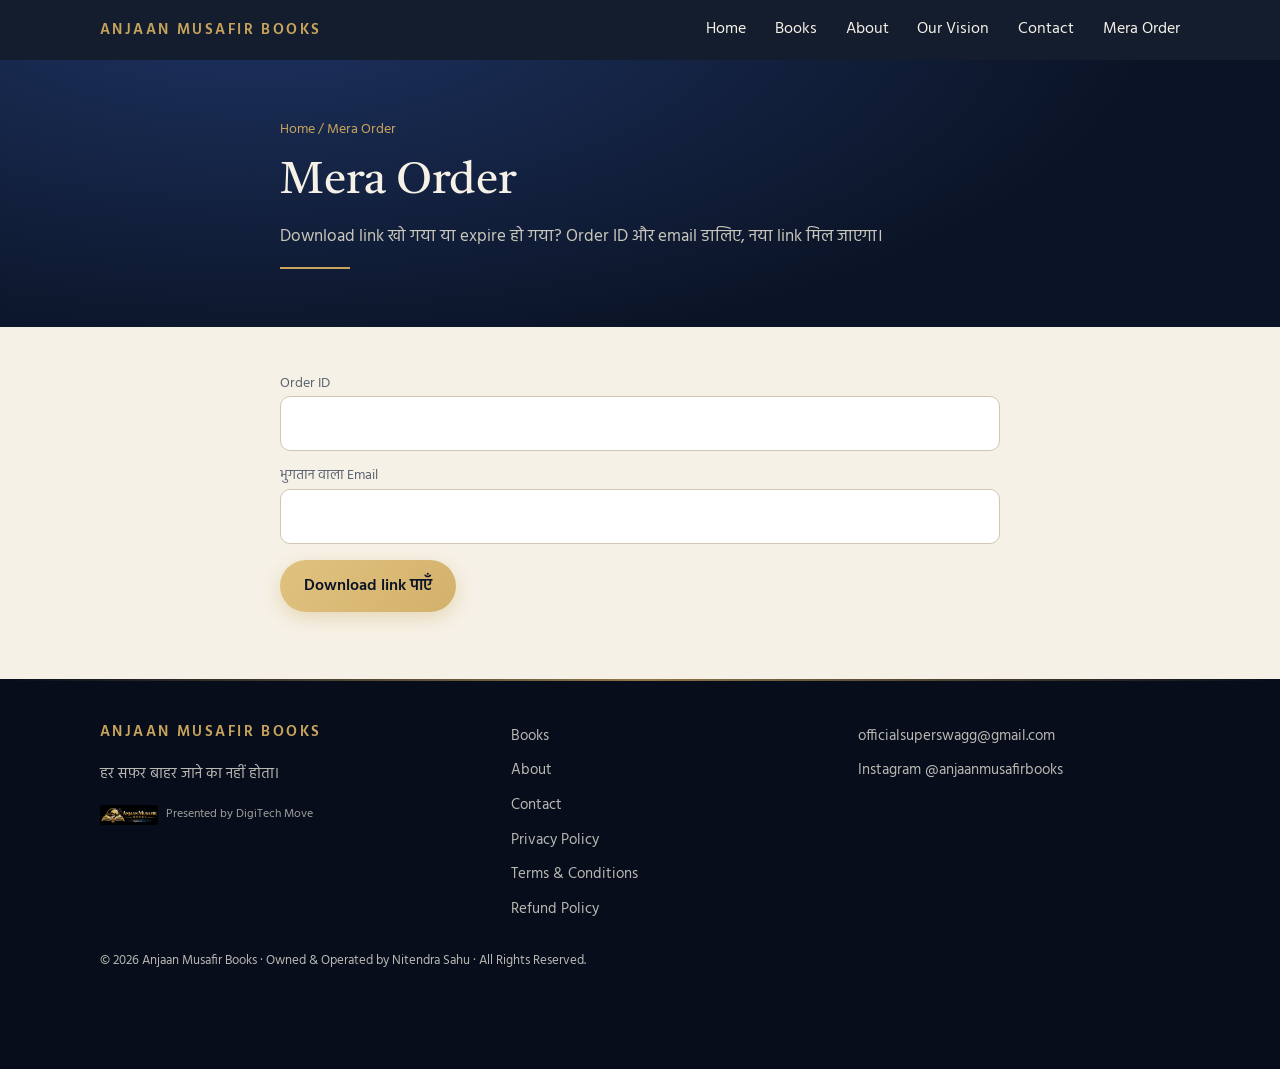
<file: my-order.html>
<!DOCTYPE html>
<!-- Mera Order — link खो जाए या expire हो जाए तो Order ID + email से नया download link -->
<html lang="hi"><head><meta charset="utf-8"><meta name="viewport" content="width=device-width,initial-scale=1">
<title>Mera Order — Anjaan Musafir Books</title><meta name="robots" content="noindex">
<link href="https://fonts.googleapis.com/css2?family=Tiro+Devanagari+Hindi&family=Hind:wght@400;600&display=swap" rel="stylesheet">
<link rel="stylesheet" href="style.css">
<style>.f label{display:block;margin-top:12px;font-size:.9rem;color:var(--mute)}.f input{width:100%;padding:12px;border:1px solid #cfc7b3;border-radius:10px;font:inherit}#out{margin-top:1.2rem}.order-result{padding:1rem;border:1px solid var(--line);border-radius:14px;background:#fff}.order-result p{margin:.35rem 0}.order-result .remaining{margin-top:.8rem;padding:.7rem;border-radius:10px;background:#f7f2e8;color:var(--navy);font-weight:600}.order-result .muted{color:var(--mute);font-weight:400;font-size:.88rem}</style></head>
<body data-page="info">
<header><div class="wrap bar"><a class="logo" href="index.html">ANJAAN MUSAFIR BOOKS</a>
<button id="menu" aria-expanded="false" aria-controls="nav">Menu</button>
<nav id="nav"><a href="index.html">Home</a><a href="index.html#books">Books</a><a href="index.html#about">About</a><a href="index.html#vision">Our Vision</a><a href="index.html#contact">Contact</a></nav></div></header>
<main>
<section class="phead"><div class="wrap narrow"><p class="crumb"><a href="index.html">Home</a> / Mera Order</p><h1>Mera Order</h1>
<p class="upd">Download link खो गया या expire हो गया? Order ID और email डालिए, नया link मिल जाएगा।</p><div class="trail"></div></div></section>
<article class="wrap narrow doc"><div class="f">
  <label for="oid">Order ID</label><input id="oid" autocomplete="off">
  <label for="em">भुगतान वाला Email</label><input id="em" type="email" autocomplete="email">
  <button class="btn primary" id="go" style="margin-top:16px">Download link पाएँ</button>
  <div id="out" role="status"></div></div></article>
</main><footer id="foot"></footer>
<script src="books.js"></script><script src="app.js"></script>
<script>
var API="https://anjaan-musafir-delivery.officialsuperswagg.workers.dev";
document.getElementById("go").addEventListener("click",async function(){
  var out=document.getElementById("out"),b=this; out.textContent="जाँच रहे हैं…"; b.disabled=true;
  try{
    var r=await fetch(API+"/api/my-order",{method:"POST",headers:{"Content-Type":"application/json"},
      body:JSON.stringify({order_id:document.getElementById("oid").value,email:document.getElementById("em").value})});
    var d=await r.json();
    if(r.ok&&d.download_url){
      var remaining=Number(d.downloads_remaining||0);
      var max=Number(d.max_downloads||3);
      out.innerHTML='<div class="order-result"><b>आपकी eBook तैयार है ✅</b>'+
        (d.product_name?'<p>'+escapeHtml(d.product_name)+'</p>':'')+
        '<div class="remaining">Download Remaining: '+remaining+' / '+max+'<div class="muted">Link की validity: '+(d.expires_at?escapeHtml(new Date(d.expires_at).toLocaleString('en-IN')):'active')+'</div></div>'+
        '<a class="btn primary" style="margin-top:10px" href="'+escapeHtml(d.download_url)+'">Download eBook</a></div>';
    }else{ out.textContent=d.error||"कुछ गड़बड़ हुई, फिर कोशिश करें।"; }
  }catch(e){ out.textContent="नेटवर्क में दिक्कत है, थोड़ी देर बाद कोशिश करें।"; }
  b.disabled=false;
});
function escapeHtml(v){return String(v==null?"":v).replace(/[&<>"']/g,function(c){return {'&':'&amp;','<':'&lt;','>':'&gt;','"':'&quot;',"'":'&#39;'}[c];});}
</script></body></html>
</file>
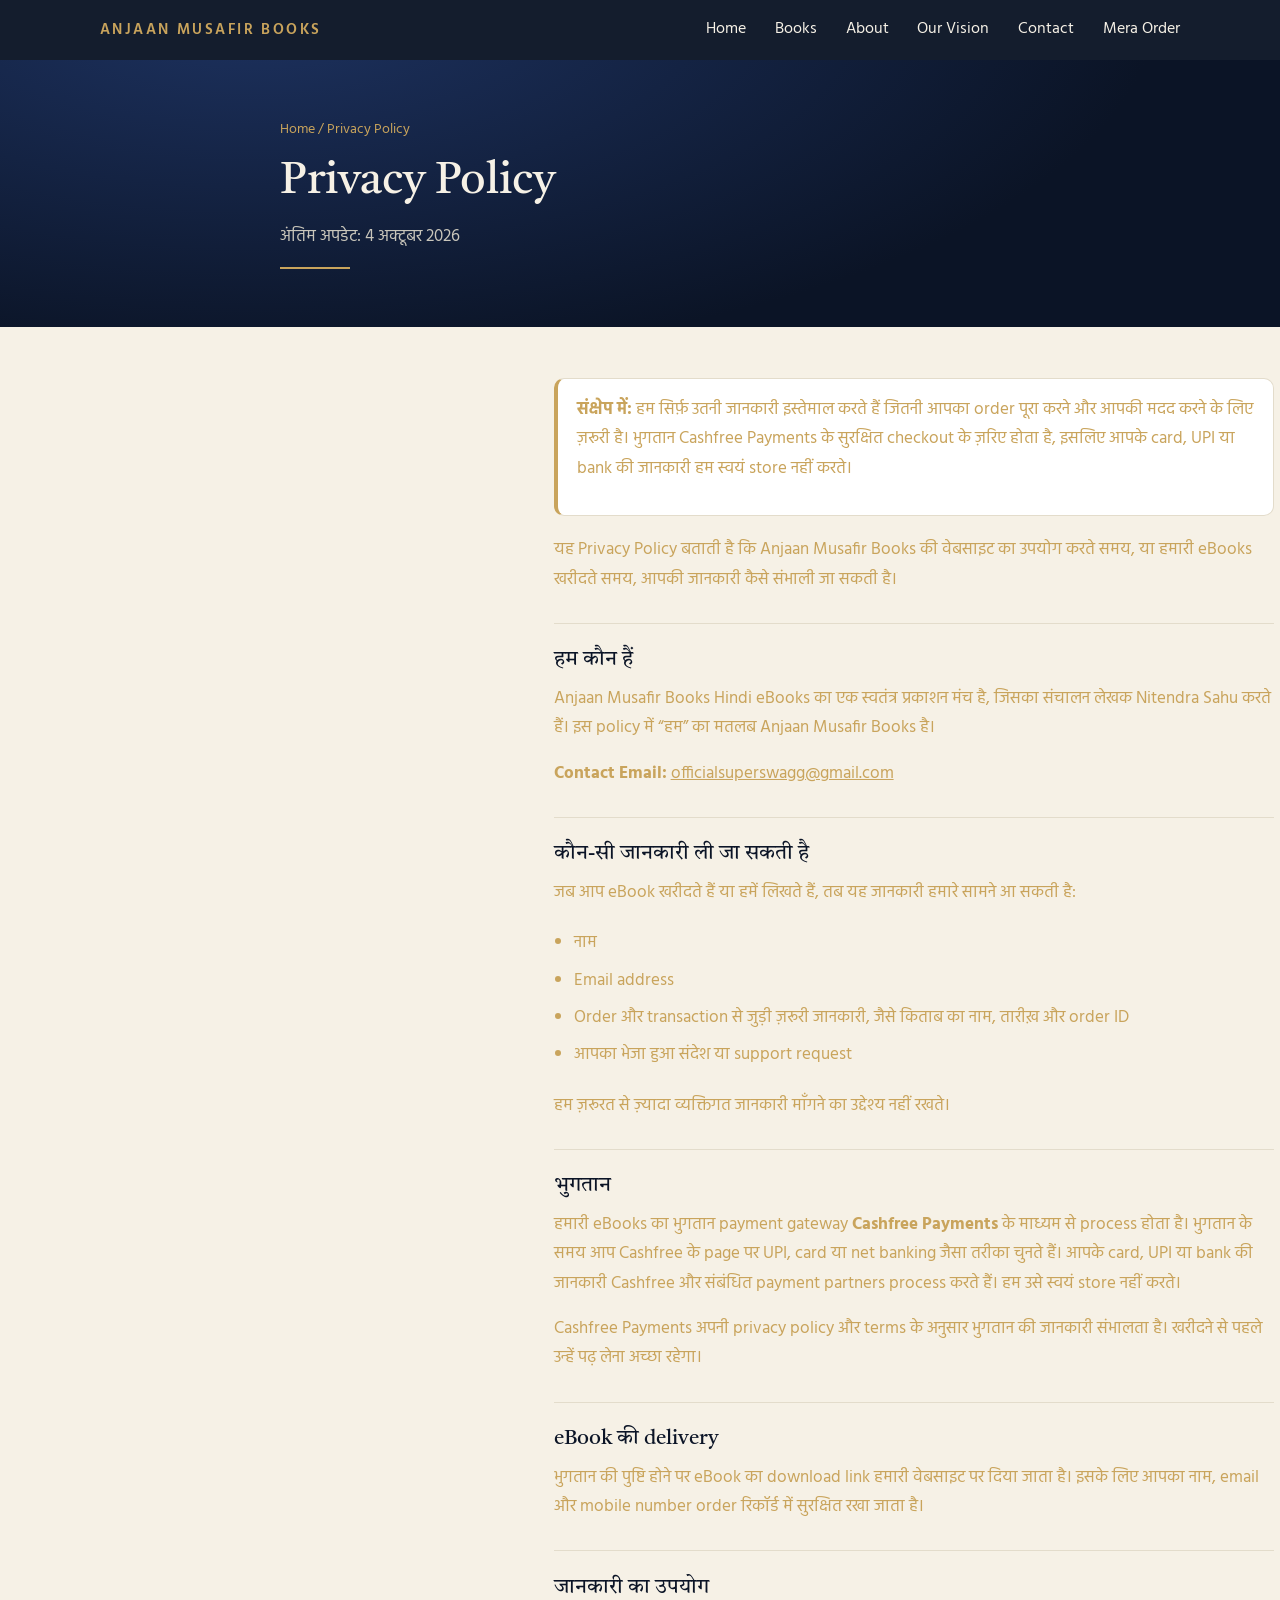
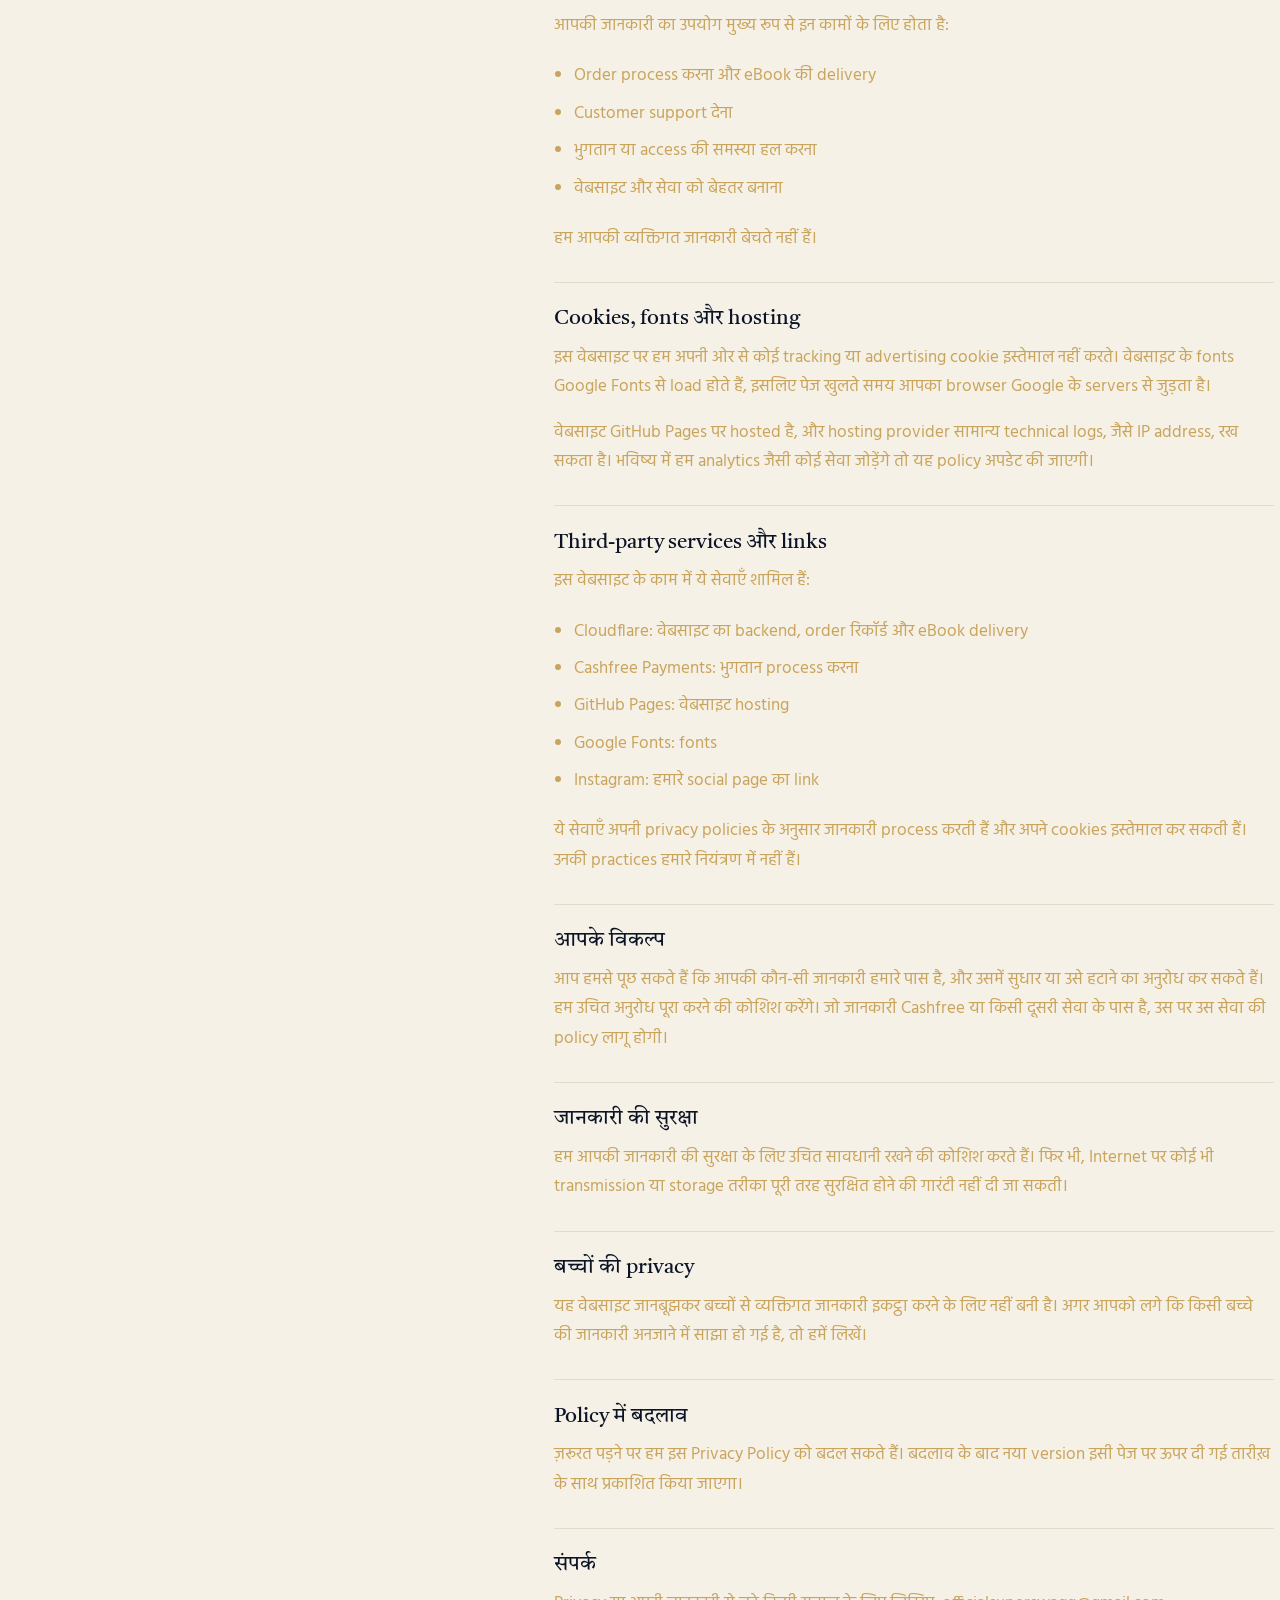
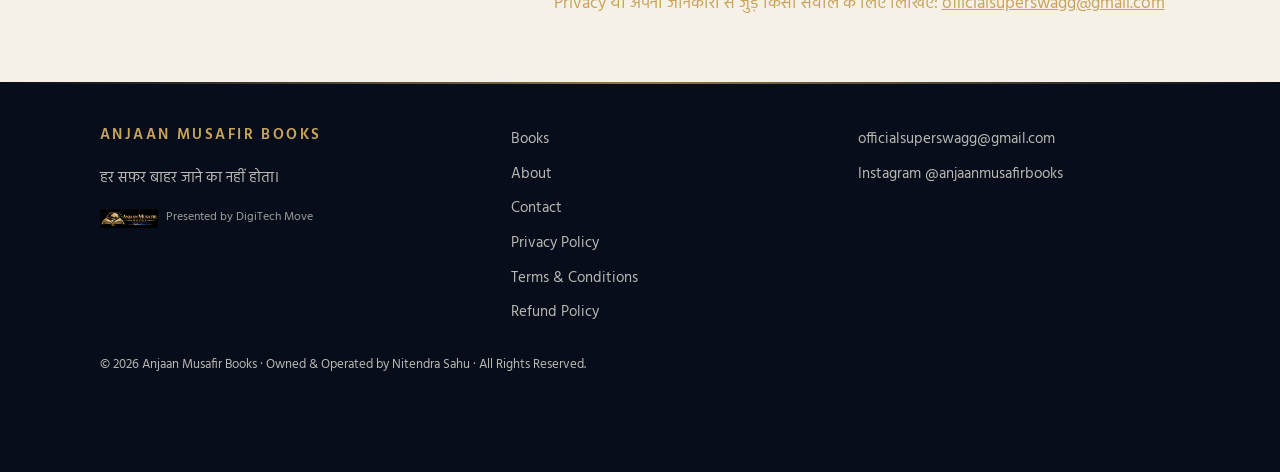
<file: privacy.html>
<!DOCTYPE html>
<html lang="hi">
<head>
<meta charset="utf-8">
<meta name="viewport" content="width=device-width, initial-scale=1">
<title>Privacy Policy — Anjaan Musafir Books</title>
<meta name="description" content="Anjaan Musafir Books की Privacy Policy: आपकी जानकारी कैसे इस्तेमाल और सुरक्षित की जाती है।">
<link rel="icon" href="data:image/svg+xml,%3Csvg xmlns='http://www.w3.org/2000/svg' viewBox='0 0 32 32'%3E%3Crect width='32' height='32' rx='6' fill='%23101a26'/%3E%3Ccircle cx='16' cy='16' r='5' fill='%23b8892e'/%3E%3C/svg%3E">
<link rel="preconnect" href="https://fonts.googleapis.com">
<link rel="preconnect" href="https://fonts.gstatic.com" crossorigin>
<link href="https://fonts.googleapis.com/css2?family=Tiro+Devanagari+Hindi:ital@0;1&family=Hind:wght@400;600&display=swap" rel="stylesheet">
<link rel="stylesheet" href="style.css">
</head>
<body data-page="info">
<a class="skip" href="#main">मुख्य भाग पर जाएँ</a>
<header><div class="wrap bar">
  <a class="logo" href="index.html">ANJAAN MUSAFIR BOOKS</a>
  <button id="menu" aria-expanded="false" aria-controls="nav">Menu</button>
  <nav id="nav" aria-label="Main"><a href="index.html">Home</a><a href="index.html#books">Books</a><a href="index.html#about">About</a><a href="index.html#vision">Our Vision</a><a href="index.html#contact">Contact</a></nav>
</div></header>
<main id="main">
<section class="phead"><div class="wrap narrow">
  <p class="crumb"><a href="index.html">Home</a> / <span data-dynamic-title="privacy">Privacy Policy</span></p>
  <h1>Privacy Policy</h1>
  <p class="upd">अंतिम अपडेट: 4 अक्टूबर 2026</p>
  <div class="trail" aria-hidden="true"></div>
</div></section>
<article id="dynamic-policy-content" data-dynamic-content="privacy" class="wrap narrow doc num">
<div class="sum"><p><strong>संक्षेप में:</strong> हम सिर्फ़ उतनी जानकारी इस्तेमाल करते हैं जितनी आपका order पूरा करने और आपकी मदद करने के लिए ज़रूरी है। भुगतान Cashfree Payments के सुरक्षित checkout के ज़रिए होता है, इसलिए आपके card, UPI या bank की जानकारी हम स्वयं store नहीं करते।</p></div>
<p>यह Privacy Policy बताती है कि Anjaan Musafir Books की वेबसाइट का उपयोग करते समय, या हमारी eBooks खरीदते समय, आपकी जानकारी कैसे संभाली जा सकती है।</p>

<h2>हम कौन हैं</h2>
<p>Anjaan Musafir Books Hindi eBooks का एक स्वतंत्र प्रकाशन मंच है, जिसका संचालन लेखक Nitendra Sahu करते हैं। इस policy में &ldquo;हम&rdquo; का मतलब Anjaan Musafir Books है।</p>
<p><strong>Contact Email:</strong> <a href="mailto:officialsuperswagg@gmail.com">officialsuperswagg@gmail.com</a></p>

<h2>कौन-सी जानकारी ली जा सकती है</h2>
<p>जब आप eBook खरीदते हैं या हमें लिखते हैं, तब यह जानकारी हमारे सामने आ सकती है:</p>
<ul>
<li>नाम</li>
<li>Email address</li>
<li>Order और transaction से जुड़ी ज़रूरी जानकारी, जैसे किताब का नाम, तारीख़ और order ID</li>
<li>आपका भेजा हुआ संदेश या support request</li>
</ul>
<p>हम ज़रूरत से ज़्यादा व्यक्तिगत जानकारी माँगने का उद्देश्य नहीं रखते।</p>

<h2>भुगतान</h2>
<p>हमारी eBooks का भुगतान payment gateway <strong>Cashfree Payments</strong> के माध्यम से process होता है। भुगतान के समय आप Cashfree के page पर UPI, card या net banking जैसा तरीका चुनते हैं। आपके card, UPI या bank की जानकारी Cashfree और संबंधित payment partners process करते हैं। हम उसे स्वयं store नहीं करते।</p>
<p>Cashfree Payments अपनी privacy policy और terms के अनुसार भुगतान की जानकारी संभालता है। खरीदने से पहले उन्हें पढ़ लेना अच्छा रहेगा।</p>

<h2>eBook की delivery</h2>
<p>भुगतान की पुष्टि होने पर eBook का download link हमारी वेबसाइट पर दिया जाता है। इसके लिए आपका नाम, email और mobile number order रिकॉर्ड में सुरक्षित रखा जाता है।</p>

<h2>जानकारी का उपयोग</h2>
<p>आपकी जानकारी का उपयोग मुख्य रूप से इन कामों के लिए होता है:</p>
<ul>
<li>Order process करना और eBook की delivery</li>
<li>Customer support देना</li>
<li>भुगतान या access की समस्या हल करना</li>
<li>वेबसाइट और सेवा को बेहतर बनाना</li>
</ul>
<p>हम आपकी व्यक्तिगत जानकारी बेचते नहीं हैं।</p>

<h2>Cookies, fonts और hosting</h2>
<p>इस वेबसाइट पर हम अपनी ओर से कोई tracking या advertising cookie इस्तेमाल नहीं करते। वेबसाइट के fonts Google Fonts से load होते हैं, इसलिए पेज खुलते समय आपका browser Google के servers से जुड़ता है।</p>
<p>वेबसाइट GitHub Pages पर hosted है, और hosting provider सामान्य technical logs, जैसे IP address, रख सकता है। भविष्य में हम analytics जैसी कोई सेवा जोड़ेंगे तो यह policy अपडेट की जाएगी।</p>

<h2>Third-party services और links</h2>
<p>इस वेबसाइट के काम में ये सेवाएँ शामिल हैं:</p>
<ul>
<li>Cloudflare: वेबसाइट का backend, order रिकॉर्ड और eBook delivery</li>
<li>Cashfree Payments: भुगतान process करना</li>
<li>GitHub Pages: वेबसाइट hosting</li>
<li>Google Fonts: fonts</li>
<li>Instagram: हमारे social page का link</li>
</ul>
<p>ये सेवाएँ अपनी privacy policies के अनुसार जानकारी process करती हैं और अपने cookies इस्तेमाल कर सकती हैं। उनकी practices हमारे नियंत्रण में नहीं हैं।</p>

<h2>आपके विकल्प</h2>
<p>आप हमसे पूछ सकते हैं कि आपकी कौन-सी जानकारी हमारे पास है, और उसमें सुधार या उसे हटाने का अनुरोध कर सकते हैं। हम उचित अनुरोध पूरा करने की कोशिश करेंगे। जो जानकारी Cashfree या किसी दूसरी सेवा के पास है, उस पर उस सेवा की policy लागू होगी।</p>

<h2>जानकारी की सुरक्षा</h2>
<p>हम आपकी जानकारी की सुरक्षा के लिए उचित सावधानी रखने की कोशिश करते हैं। फिर भी, Internet पर कोई भी transmission या storage तरीका पूरी तरह सुरक्षित होने की गारंटी नहीं दी जा सकती।</p>

<h2>बच्चों की privacy</h2>
<p>यह वेबसाइट जानबूझकर बच्चों से व्यक्तिगत जानकारी इकट्ठा करने के लिए नहीं बनी है। अगर आपको लगे कि किसी बच्चे की जानकारी अनजाने में साझा हो गई है, तो हमें लिखें।</p>

<h2>Policy में बदलाव</h2>
<p>ज़रूरत पड़ने पर हम इस Privacy Policy को बदल सकते हैं। बदलाव के बाद नया version इसी पेज पर ऊपर दी गई तारीख़ के साथ प्रकाशित किया जाएगा।</p>

<h2>संपर्क</h2>
<p>Privacy या अपनी जानकारी से जुड़े किसी सवाल के लिए लिखिए: <a href="mailto:officialsuperswagg@gmail.com">officialsuperswagg@gmail.com</a></p>
</article>
</main>
<footer id="foot"></footer>
<script src="books.js"></script>
<script src="app.js"></script>
</body>
</html>
</file>
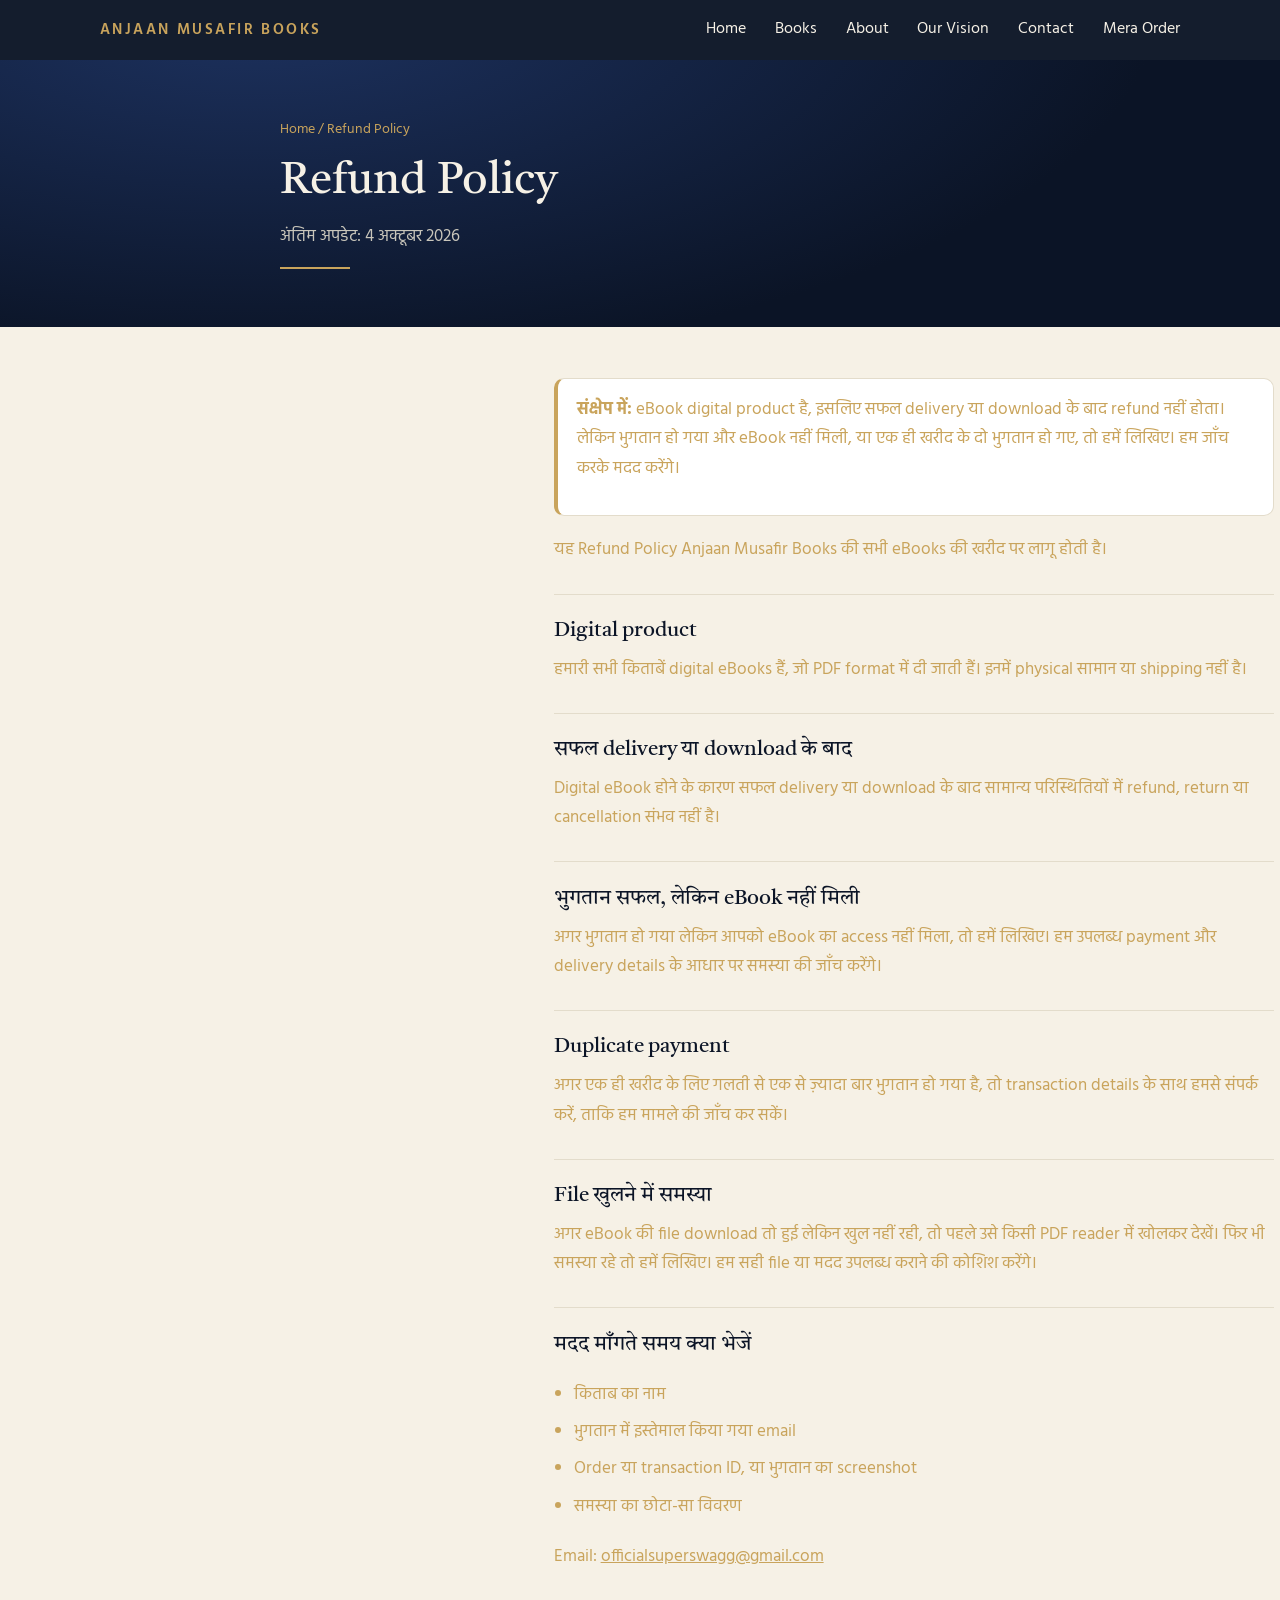
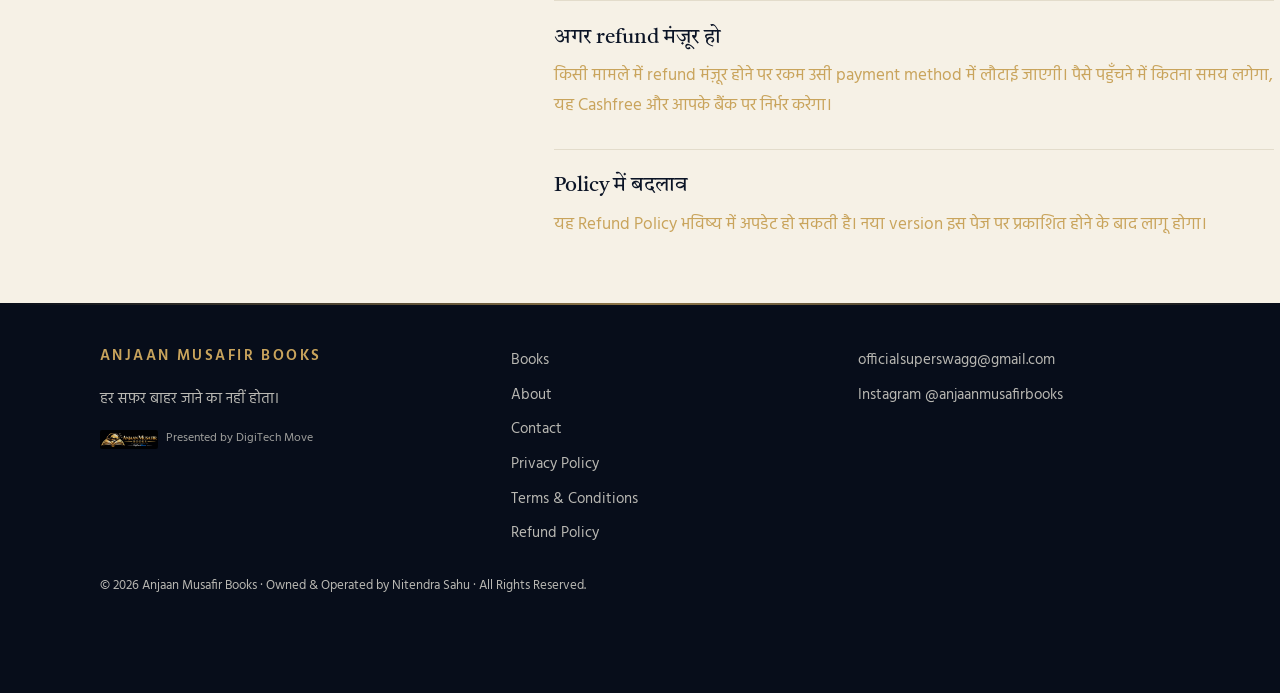
<file: refund.html>
<!DOCTYPE html>
<html lang="hi">
<head>
<meta charset="utf-8">
<meta name="viewport" content="width=device-width, initial-scale=1">
<title>Refund Policy — Anjaan Musafir Books</title>
<meta name="description" content="Anjaan Musafir Books की digital eBooks के लिए Refund Policy।">
<link rel="icon" href="data:image/svg+xml,%3Csvg xmlns='http://www.w3.org/2000/svg' viewBox='0 0 32 32'%3E%3Crect width='32' height='32' rx='6' fill='%23101a26'/%3E%3Ccircle cx='16' cy='16' r='5' fill='%23b8892e'/%3E%3C/svg%3E">
<link rel="preconnect" href="https://fonts.googleapis.com">
<link rel="preconnect" href="https://fonts.gstatic.com" crossorigin>
<link href="https://fonts.googleapis.com/css2?family=Tiro+Devanagari+Hindi:ital@0;1&family=Hind:wght@400;600&display=swap" rel="stylesheet">
<link rel="stylesheet" href="style.css">
</head>
<body data-page="info">
<a class="skip" href="#main">मुख्य भाग पर जाएँ</a>
<header><div class="wrap bar">
  <a class="logo" href="index.html">ANJAAN MUSAFIR BOOKS</a>
  <button id="menu" aria-expanded="false" aria-controls="nav">Menu</button>
  <nav id="nav" aria-label="Main"><a href="index.html">Home</a><a href="index.html#books">Books</a><a href="index.html#about">About</a><a href="index.html#vision">Our Vision</a><a href="index.html#contact">Contact</a></nav>
</div></header>
<main id="main">
<section class="phead"><div class="wrap narrow">
  <p class="crumb"><a href="index.html">Home</a> / <span data-dynamic-title="refund">Refund Policy</span></p>
  <h1>Refund Policy</h1>
  <p class="upd">अंतिम अपडेट: 4 अक्टूबर 2026</p>
  <div class="trail" aria-hidden="true"></div>
</div></section>
<article id="dynamic-policy-content" data-dynamic-content="refund" class="wrap narrow doc num">
<div class="sum"><p><strong>संक्षेप में:</strong> eBook digital product है, इसलिए सफल delivery या download के बाद refund नहीं होता। लेकिन भुगतान हो गया और eBook नहीं मिली, या एक ही खरीद के दो भुगतान हो गए, तो हमें लिखिए। हम जाँच करके मदद करेंगे।</p></div>
<p>यह Refund Policy Anjaan Musafir Books की सभी eBooks की खरीद पर लागू होती है।</p>

<h2>Digital product</h2>
<p>हमारी सभी किताबें digital eBooks हैं, जो PDF format में दी जाती हैं। इनमें physical सामान या shipping नहीं है।</p>

<h2>सफल delivery या download के बाद</h2>
<p>Digital eBook होने के कारण सफल delivery या download के बाद सामान्य परिस्थितियों में refund, return या cancellation संभव नहीं है।</p>

<h2>भुगतान सफल, लेकिन eBook नहीं मिली</h2>
<p>अगर भुगतान हो गया लेकिन आपको eBook का access नहीं मिला, तो हमें लिखिए। हम उपलब्ध payment और delivery details के आधार पर समस्या की जाँच करेंगे।</p>

<h2>Duplicate payment</h2>
<p>अगर एक ही खरीद के लिए गलती से एक से ज़्यादा बार भुगतान हो गया है, तो transaction details के साथ हमसे संपर्क करें, ताकि हम मामले की जाँच कर सकें।</p>

<h2>File खुलने में समस्या</h2>
<p>अगर eBook की file download तो हुई लेकिन खुल नहीं रही, तो पहले उसे किसी PDF reader में खोलकर देखें। फिर भी समस्या रहे तो हमें लिखिए। हम सही file या मदद उपलब्ध कराने की कोशिश करेंगे।</p>

<h2>मदद माँगते समय क्या भेजें</h2>
<ul>
<li>किताब का नाम</li>
<li>भुगतान में इस्तेमाल किया गया email</li>
<li>Order या transaction ID, या भुगतान का screenshot</li>
<li>समस्या का छोटा-सा विवरण</li>
</ul>
<p>Email: <a href="mailto:officialsuperswagg@gmail.com">officialsuperswagg@gmail.com</a></p>

<h2>अगर refund मंज़ूर हो</h2>
<p>किसी मामले में refund मंज़ूर होने पर रकम उसी payment method में लौटाई जाएगी। पैसे पहुँचने में कितना समय लगेगा, यह Cashfree और आपके बैंक पर निर्भर करेगा।</p>

<h2>Policy में बदलाव</h2>
<p>यह Refund Policy भविष्य में अपडेट हो सकती है। नया version इस पेज पर प्रकाशित होने के बाद लागू होगा।</p>
</article>
</main>
<footer id="foot"></footer>
<script src="books.js"></script>
<script src="app.js"></script>
</body>
</html>
</file>
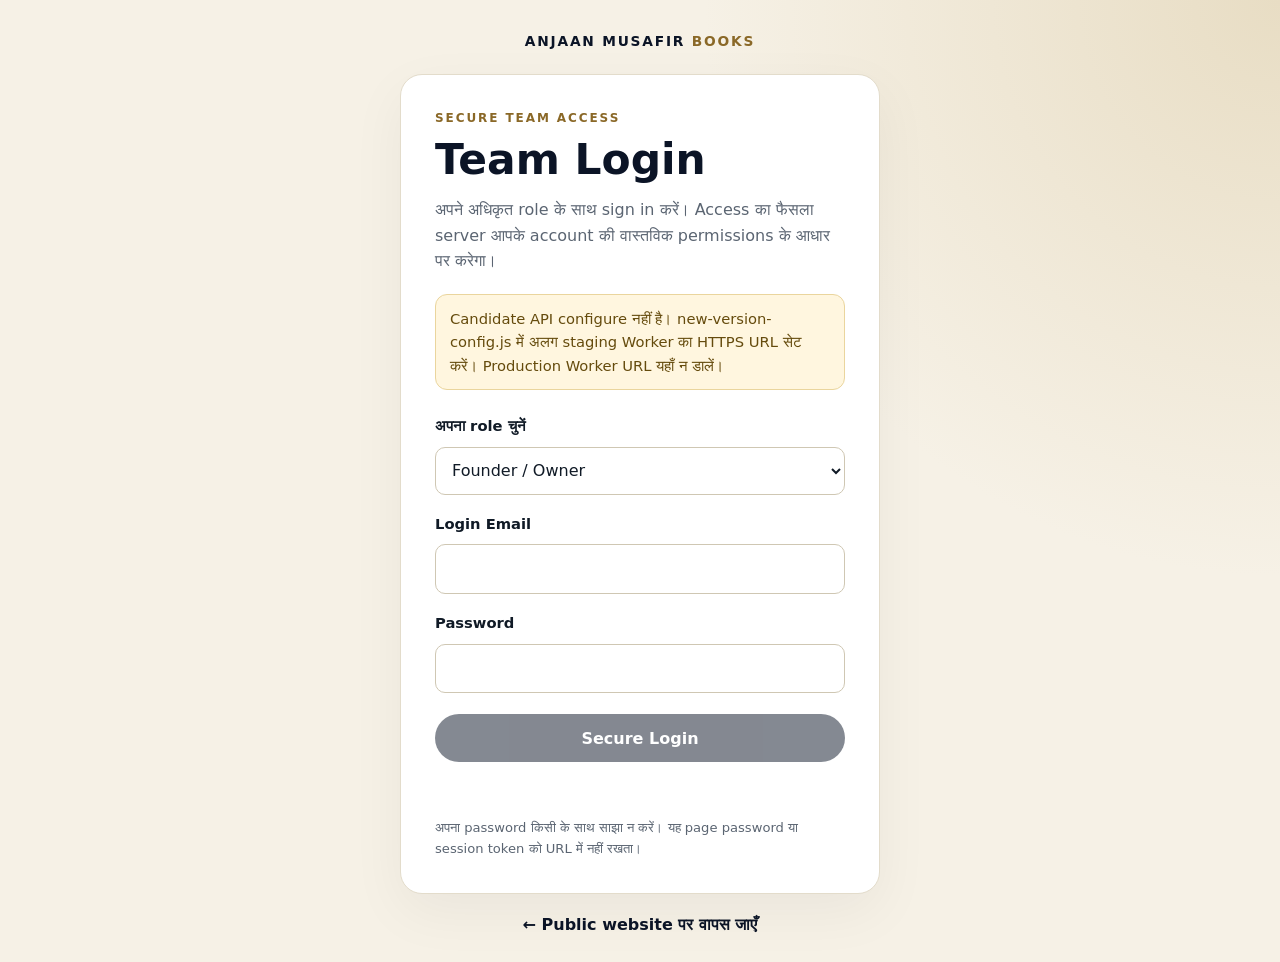
<file: team-login.html>
<!doctype html>
<html lang="hi">
<head>
  <meta charset="utf-8">
  <meta name="viewport" content="width=device-width, initial-scale=1">
  <meta name="robots" content="noindex,nofollow">
  <meta name="theme-color" content="#0b1426">
  <title>Team Login — Anjaan Musafir Books</title>
  <link rel="stylesheet" href="team-login.css">
</head>
<body>
  <a class="skip-link" href="#login-form">मुख्य सामग्री पर जाएँ</a>
  <main class="auth-shell">
    <a class="brand" href="index.html" aria-label="Anjaan Musafir Books homepage">ANJAAN MUSAFIR <span>BOOKS</span></a>
    <section class="auth-card" aria-labelledby="page-title">
      <p class="eyebrow">SECURE TEAM ACCESS</p>
      <h1 id="page-title">Team Login</h1>
      <p class="intro">अपने अधिकृत role के साथ sign in करें। Access का फैसला server आपके account की वास्तविक permissions के आधार पर करेगा।</p>
      <div id="config-notice" class="notice notice-warn" role="status">Candidate API अभी configure नहीं है। Staging Worker URL सेट होने तक login उपलब्ध नहीं होगा।</div>
      <form id="login-form" novalidate>
        <label for="role">अपना role चुनें</label>
        <select id="role" name="role" required>
          <option value="FOUNDER">Founder / Owner</option>
          <option value="ADMINISTRATOR">Administrator</option>
          <option value="OPERATIONS_MANAGER">Operations Manager</option>
          <option value="PRODUCT_MANAGER">Product Manager</option>
          <option value="MARKETING_MANAGER">Marketing Manager</option>
          <option value="CUSTOMER_SUPPORT">Customer Support</option>
          <option value="CONTENT_EDITOR">Content Editor</option>
          <option value="ANALYST">Analyst</option>
          <option value="TECHNICAL_SUPPORT">Technical Support</option>
        </select>
        <label for="email">Login Email</label>
        <input id="email" name="email" type="email" autocomplete="username" maxlength="254" required>
        <label for="password">Password</label>
        <input id="password" name="password" type="password" autocomplete="current-password" maxlength="128" required>
        <button id="login-button" type="submit" disabled>Secure Login</button>
        <p id="form-status" class="form-status" role="status" aria-live="polite"></p>
      </form>
      <p class="security-note">अपना password किसी के साथ साझा न करें। यह page password या session token को URL में नहीं रखता।</p>
    </section>
    <a class="back-link" href="index.html">← Public website पर वापस जाएँ</a>
  </main>
  <script src="new-version-config.js"></script>
  <script src="team-login.js" defer></script>
</body>
</html>
</file>
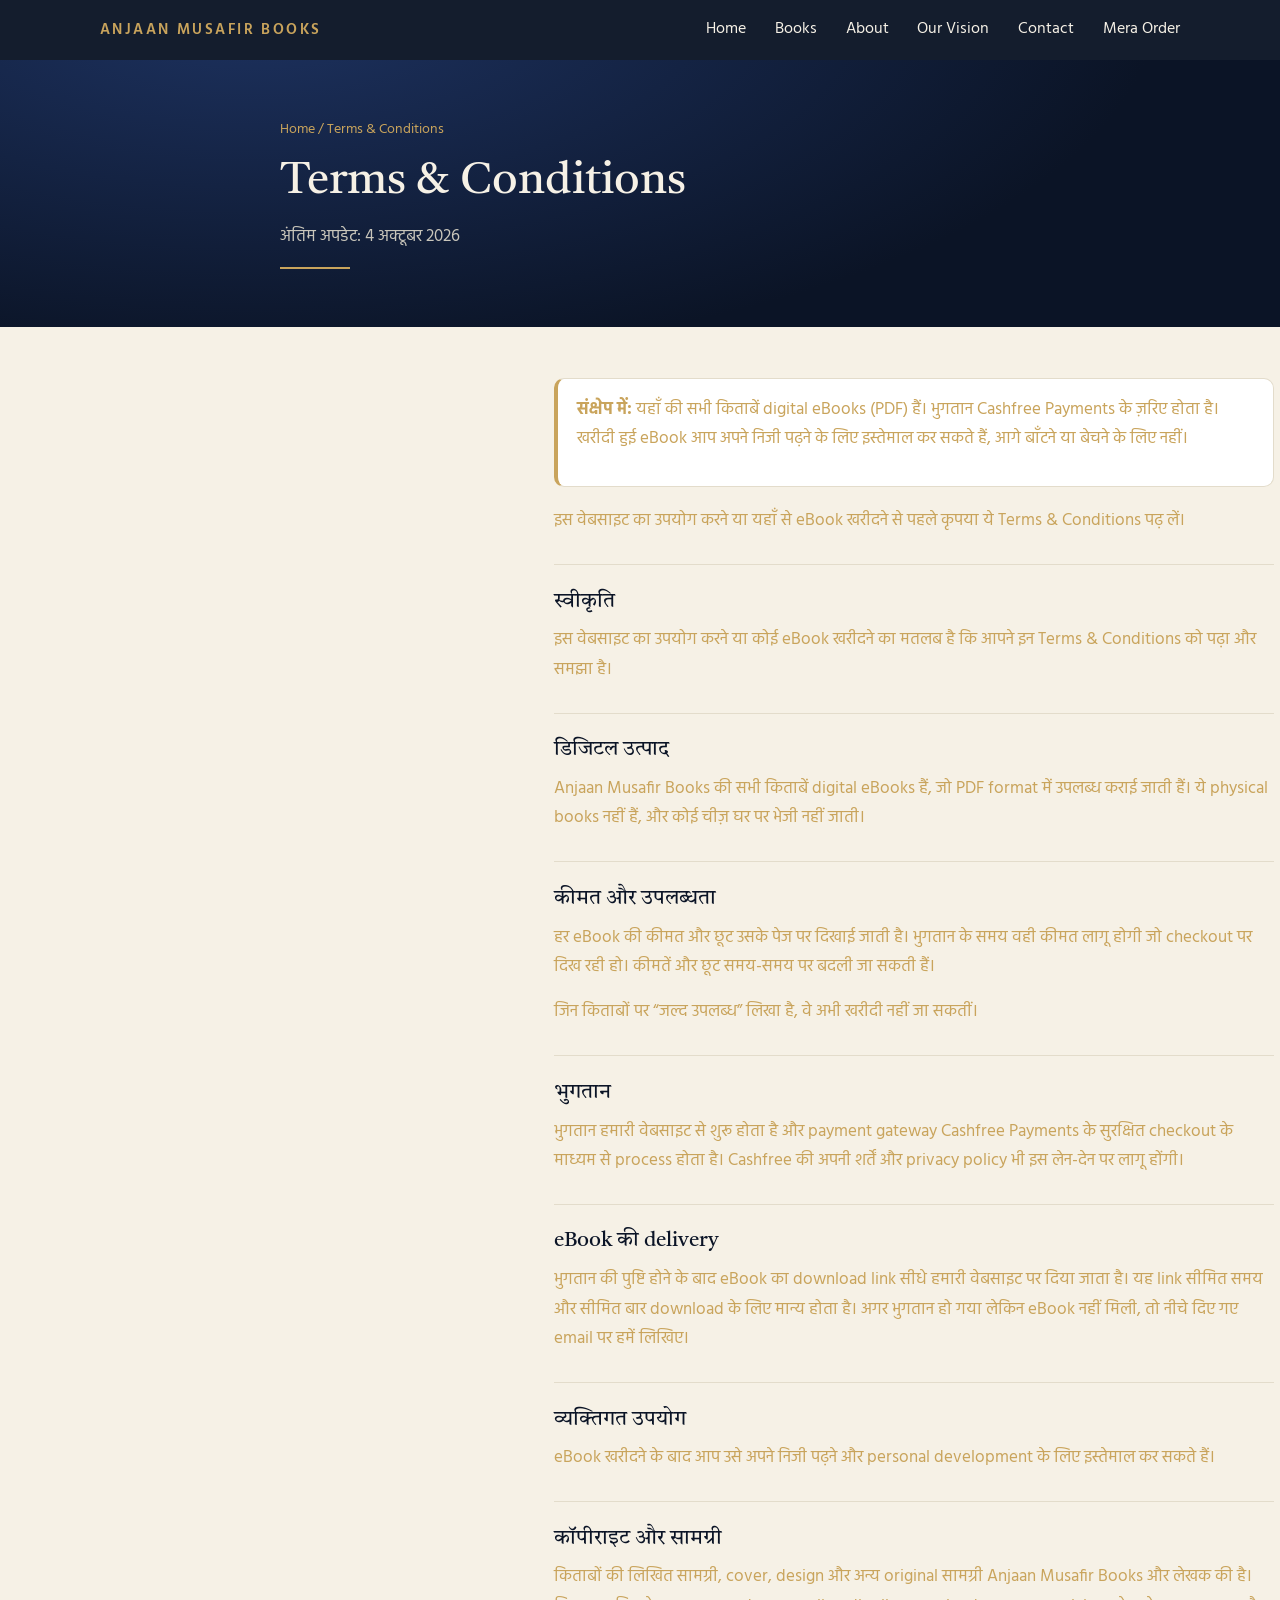
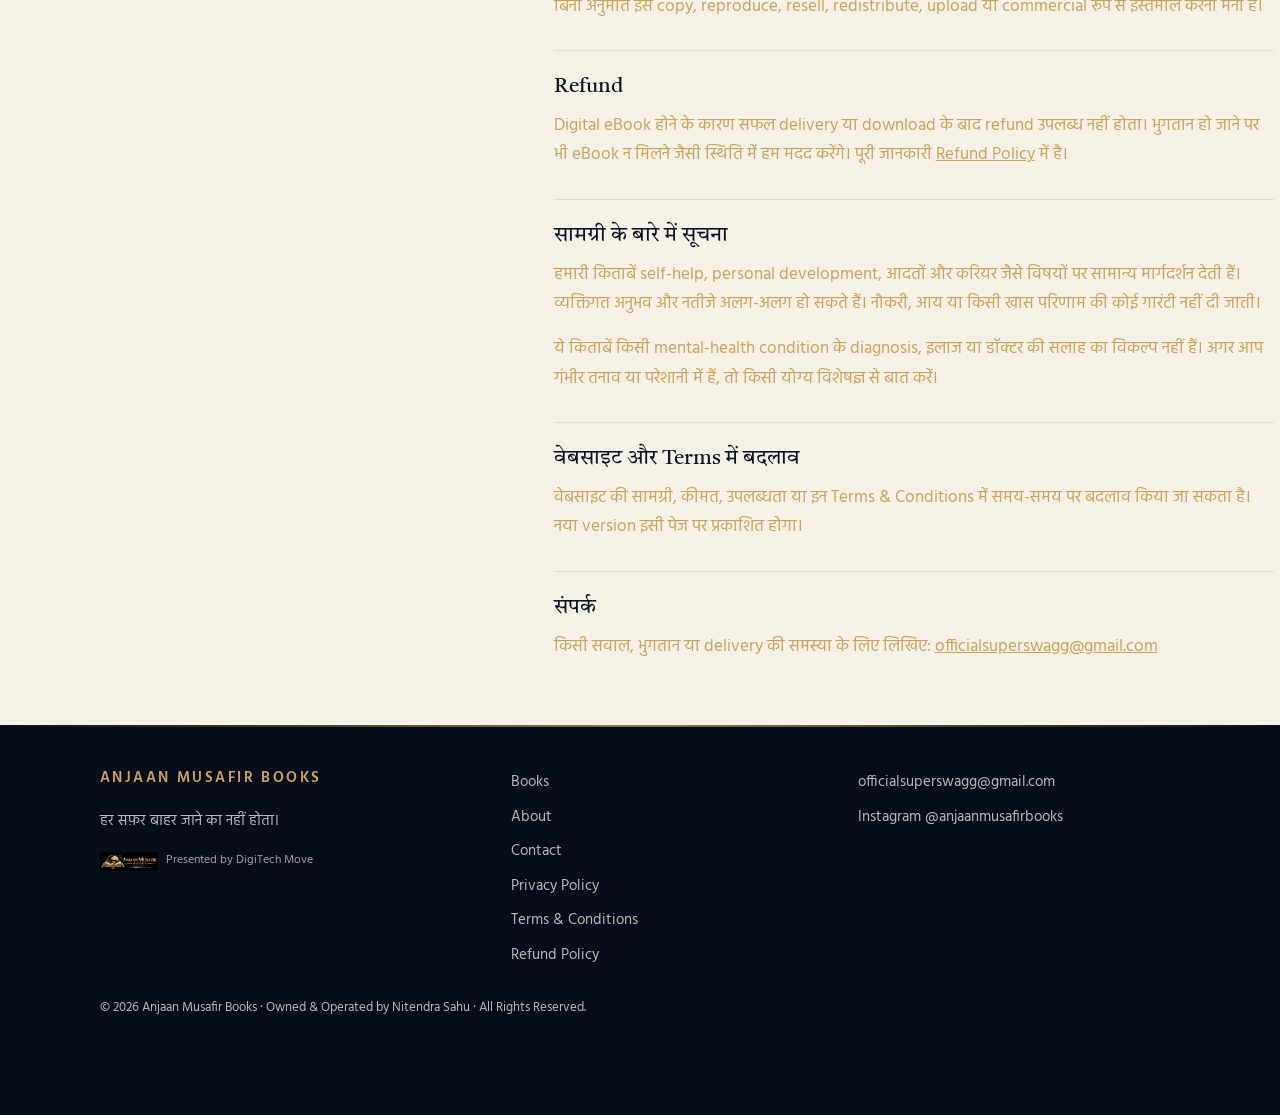
<file: terms.html>
<!DOCTYPE html>
<html lang="hi">
<head>
<meta charset="utf-8">
<meta name="viewport" content="width=device-width, initial-scale=1">
<title>Terms & Conditions — Anjaan Musafir Books</title>
<meta name="description" content="Anjaan Musafir Books की Hindi eBooks खरीदने और वेबसाइट इस्तेमाल करने की शर्तें।">
<link rel="icon" href="data:image/svg+xml,%3Csvg xmlns='http://www.w3.org/2000/svg' viewBox='0 0 32 32'%3E%3Crect width='32' height='32' rx='6' fill='%23101a26'/%3E%3Ccircle cx='16' cy='16' r='5' fill='%23b8892e'/%3E%3C/svg%3E">
<link rel="preconnect" href="https://fonts.googleapis.com">
<link rel="preconnect" href="https://fonts.gstatic.com" crossorigin>
<link href="https://fonts.googleapis.com/css2?family=Tiro+Devanagari+Hindi:ital@0;1&family=Hind:wght@400;600&display=swap" rel="stylesheet">
<link rel="stylesheet" href="style.css">
</head>
<body data-page="info">
<a class="skip" href="#main">मुख्य भाग पर जाएँ</a>
<header><div class="wrap bar">
  <a class="logo" href="index.html">ANJAAN MUSAFIR BOOKS</a>
  <button id="menu" aria-expanded="false" aria-controls="nav">Menu</button>
  <nav id="nav" aria-label="Main"><a href="index.html">Home</a><a href="index.html#books">Books</a><a href="index.html#about">About</a><a href="index.html#vision">Our Vision</a><a href="index.html#contact">Contact</a></nav>
</div></header>
<main id="main">
<section class="phead"><div class="wrap narrow">
  <p class="crumb"><a href="index.html">Home</a> / <span data-dynamic-title="terms">Terms &amp; Conditions</span></p>
  <h1>Terms &amp; Conditions</h1>
  <p class="upd">अंतिम अपडेट: 4 अक्टूबर 2026</p>
  <div class="trail" aria-hidden="true"></div>
</div></section>
<article id="dynamic-policy-content" data-dynamic-content="terms" class="wrap narrow doc num">
<div class="sum"><p><strong>संक्षेप में:</strong> यहाँ की सभी किताबें digital eBooks (PDF) हैं। भुगतान Cashfree Payments के ज़रिए होता है। खरीदी हुई eBook आप अपने निजी पढ़ने के लिए इस्तेमाल कर सकते हैं, आगे बाँटने या बेचने के लिए नहीं।</p></div>
<p>इस वेबसाइट का उपयोग करने या यहाँ से eBook खरीदने से पहले कृपया ये Terms &amp; Conditions पढ़ लें।</p>

<h2>स्वीकृति</h2>
<p>इस वेबसाइट का उपयोग करने या कोई eBook खरीदने का मतलब है कि आपने इन Terms &amp; Conditions को पढ़ा और समझा है।</p>

<h2>डिजिटल उत्पाद</h2>
<p>Anjaan Musafir Books की सभी किताबें digital eBooks हैं, जो PDF format में उपलब्ध कराई जाती हैं। ये physical books नहीं हैं, और कोई चीज़ घर पर भेजी नहीं जाती।</p>

<h2>कीमत और उपलब्धता</h2>
<p>हर eBook की कीमत और छूट उसके पेज पर दिखाई जाती है। भुगतान के समय वही कीमत लागू होगी जो checkout पर दिख रही हो। कीमतें और छूट समय-समय पर बदली जा सकती हैं।</p>
<p>जिन किताबों पर &ldquo;जल्द उपलब्ध&rdquo; लिखा है, वे अभी खरीदी नहीं जा सकतीं।</p>

<h2>भुगतान</h2>
<p>भुगतान हमारी वेबसाइट से शुरू होता है और payment gateway Cashfree Payments के सुरक्षित checkout के माध्यम से process होता है। Cashfree की अपनी शर्तें और privacy policy भी इस लेन-देन पर लागू होंगी।</p>

<h2>eBook की delivery</h2>
<p>भुगतान की पुष्टि होने के बाद eBook का download link सीधे हमारी वेबसाइट पर दिया जाता है। यह link सीमित समय और सीमित बार download के लिए मान्य होता है। अगर भुगतान हो गया लेकिन eBook नहीं मिली, तो नीचे दिए गए email पर हमें लिखिए।</p>

<h2>व्यक्तिगत उपयोग</h2>
<p>eBook खरीदने के बाद आप उसे अपने निजी पढ़ने और personal development के लिए इस्तेमाल कर सकते हैं।</p>

<h2>कॉपीराइट और सामग्री</h2>
<p>किताबों की लिखित सामग्री, cover, design और अन्य original सामग्री Anjaan Musafir Books और लेखक की है। बिना अनुमति इसे copy, reproduce, resell, redistribute, upload या commercial रूप से इस्तेमाल करना मना है।</p>

<h2>Refund</h2>
<p>Digital eBook होने के कारण सफल delivery या download के बाद refund उपलब्ध नहीं होता। भुगतान हो जाने पर भी eBook न मिलने जैसी स्थिति में हम मदद करेंगे। पूरी जानकारी <a href="refund.html">Refund Policy</a> में है।</p>

<h2>सामग्री के बारे में सूचना</h2>
<p>हमारी किताबें self-help, personal development, आदतों और करियर जैसे विषयों पर सामान्य मार्गदर्शन देती हैं। व्यक्तिगत अनुभव और नतीजे अलग-अलग हो सकते हैं। नौकरी, आय या किसी खास परिणाम की कोई गारंटी नहीं दी जाती।</p>
<p>ये किताबें किसी mental-health condition के diagnosis, इलाज या डॉक्टर की सलाह का विकल्प नहीं हैं। अगर आप गंभीर तनाव या परेशानी में हैं, तो किसी योग्य विशेषज्ञ से बात करें।</p>

<h2>वेबसाइट और Terms में बदलाव</h2>
<p>वेबसाइट की सामग्री, कीमत, उपलब्धता या इन Terms &amp; Conditions में समय-समय पर बदलाव किया जा सकता है। नया version इसी पेज पर प्रकाशित होगा।</p>

<h2>संपर्क</h2>
<p>किसी सवाल, भुगतान या delivery की समस्या के लिए लिखिए: <a href="mailto:officialsuperswagg@gmail.com">officialsuperswagg@gmail.com</a></p>
</article>
</main>
<footer id="foot"></footer>
<script src="books.js"></script>
<script src="app.js"></script>
</body>
</html>
</file>
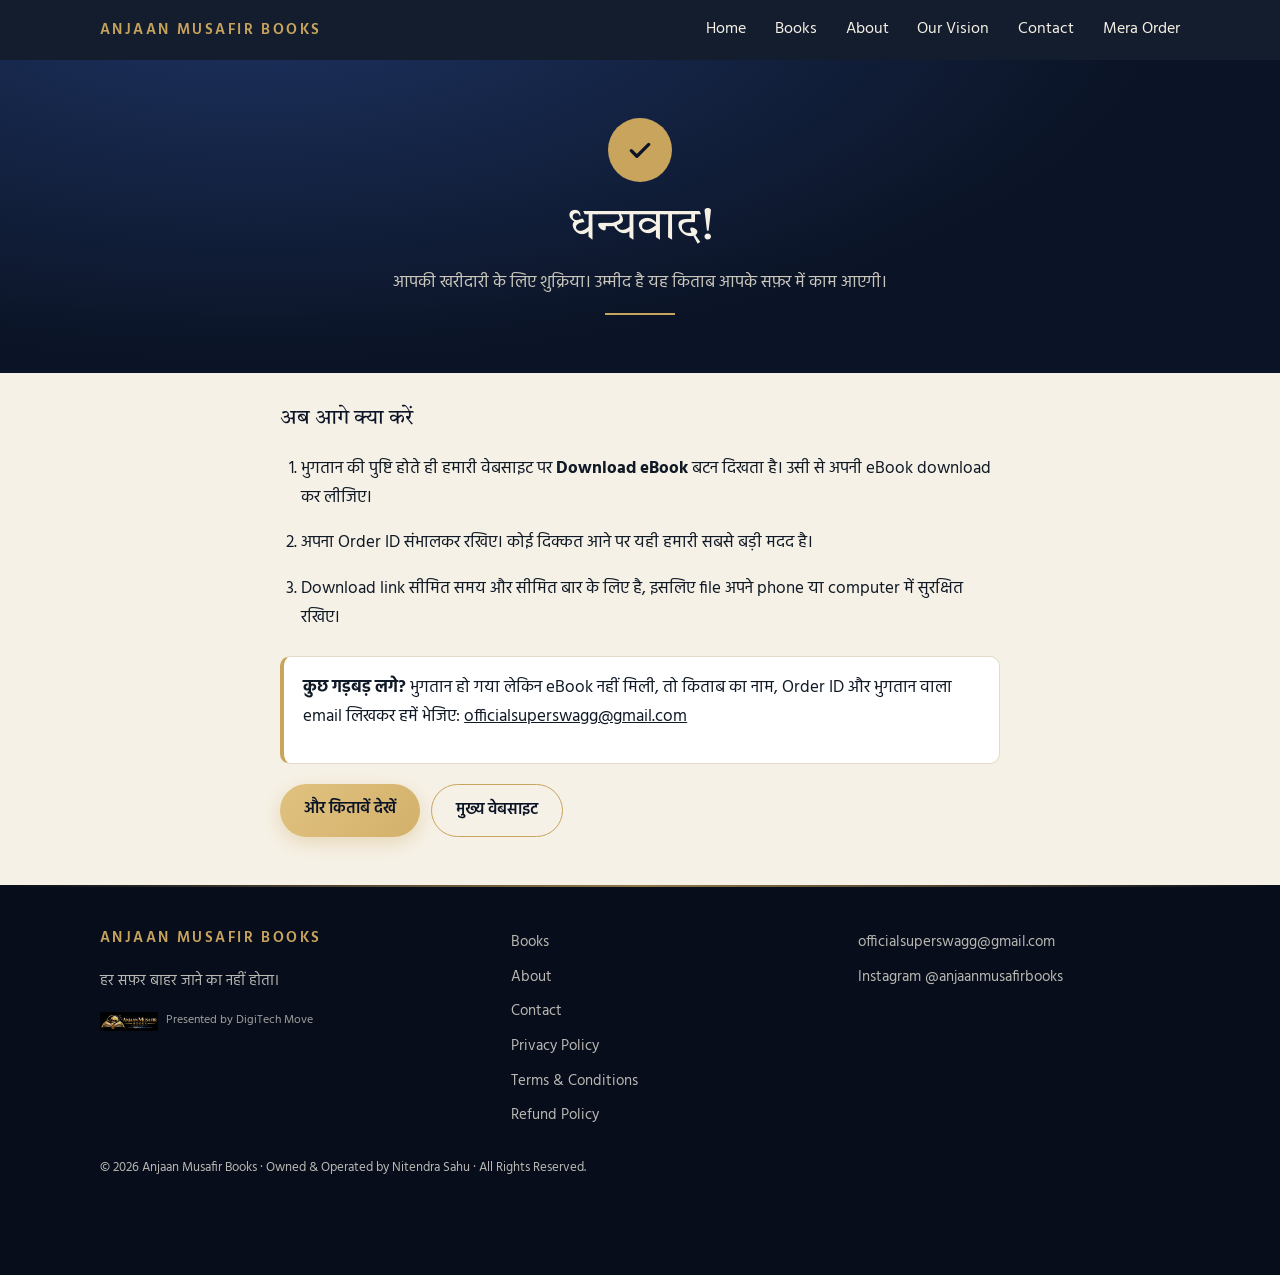
<file: thank-you.html>
<!DOCTYPE html>
<html lang="hi">
<head>
<meta charset="utf-8">
<meta name="viewport" content="width=device-width, initial-scale=1">
<title>धन्यवाद — Anjaan Musafir Books</title>
<meta name="description" content="आपकी खरीदारी के लिए धन्यवाद।">
<meta name="robots" content="noindex">
<link rel="icon" href="data:image/svg+xml,%3Csvg xmlns='http://www.w3.org/2000/svg' viewBox='0 0 32 32'%3E%3Crect width='32' height='32' rx='6' fill='%23101a26'/%3E%3Ccircle cx='16' cy='16' r='5' fill='%23b8892e'/%3E%3C/svg%3E">
<link rel="preconnect" href="https://fonts.googleapis.com">
<link rel="preconnect" href="https://fonts.gstatic.com" crossorigin>
<link href="https://fonts.googleapis.com/css2?family=Tiro+Devanagari+Hindi:ital@0;1&family=Hind:wght@400;600&display=swap" rel="stylesheet">
<link rel="stylesheet" href="style.css">
</head>
<body data-page="info">
<a class="skip" href="#main">मुख्य भाग पर जाएँ</a>
<header><div class="wrap bar">
  <a class="logo" href="index.html">ANJAAN MUSAFIR BOOKS</a>
  <button id="menu" aria-expanded="false" aria-controls="nav">Menu</button>
  <nav id="nav" aria-label="Main"><a href="index.html">Home</a><a href="index.html#books">Books</a><a href="index.html#about">About</a><a href="index.html#vision">Our Vision</a><a href="index.html#contact">Contact</a></nav>
</div></header>
<main id="main">
<section class="phead c"><div class="wrap narrow">
  <div class="tick" aria-hidden="true"><svg viewBox="0 0 24 24" fill="none" stroke="currentColor" stroke-width="2.6" stroke-linecap="round" stroke-linejoin="round"><path d="M5 12.5l4.5 4.5L19 7.5"/></svg></div>
  <h1>धन्यवाद!</h1>
  <p class="upd">आपकी खरीदारी के लिए शुक्रिया। उम्मीद है यह किताब आपके सफ़र में काम आएगी।</p>
  <div class="trail" aria-hidden="true"></div>
</div></section>
<article class="wrap narrow doc">
<h2 style="border-top:0;padding-top:0;margin-top:0">अब आगे क्या करें</h2>
<ol class="steps">
<li>भुगतान की पुष्टि होते ही हमारी वेबसाइट पर <strong>Download eBook</strong> बटन दिखता है। उसी से अपनी eBook download कर लीजिए।</li>
<li>अपना Order ID संभालकर रखिए। कोई दिक्कत आने पर यही हमारी सबसे बड़ी मदद है।</li>
<li>Download link सीमित समय और सीमित बार के लिए है, इसलिए file अपने phone या computer में सुरक्षित रखिए।</li>
</ol>
<div class="sum"><p><strong>कुछ गड़बड़ लगे?</strong> भुगतान हो गया लेकिन eBook नहीं मिली, तो किताब का नाम, Order ID और भुगतान वाला email लिखकर हमें भेजिए: <a href="mailto:officialsuperswagg@gmail.com">officialsuperswagg@gmail.com</a></p></div>
<div class="actions"><a class="btn primary" href="index.html#books">और किताबें देखें</a><a class="btn" href="index.html">मुख्य वेबसाइट</a></div>
</article>
</main>
<footer id="foot"></footer>
<script src="books.js"></script>
<script src="app.js"></script>
</body>
</html>
</file>
<file: style.css>
/* ===== Anjaan Musafir Books — premium style.css =====
   रंग-थीम: गहरा नीला (navy) + सुनहरा (gold) + हल्का ivory */

:root{
  --navy:#0b1426;
  --navy2:#14213d;
  --gold:#c9a45c;
  --ivory:#f6f1e6;
  --ink:#101a26;
  --mute:#5b6572;
  --line:#e3dccb;
  --serif:"Tiro Devanagari Hindi",Georgia,serif;
  --sans:"Hind",system-ui,-apple-system,"Segoe UI",sans-serif
}

/* 2) बेसिक सेटिंग */
*{
  box-sizing:border-box
}

html{
  scroll-behavior:smooth;
  scroll-padding-top:70px
}

body{
  margin:0;
  font:400 1.05rem/1.75 var(--sans);
  color:var(--ink);
  background:var(--ivory);
  overflow-x:hidden
}

img{
  max-width:100%;
  height:auto;
  display:block
}

a{
  color:inherit
}

h1,h2,h3{
  font-family:var(--serif);
  font-weight:400;
  line-height:1.35;
  margin:0 0 .6rem;
  color:var(--navy)
}

h2{
  font-size:clamp(1.6rem,4.6vw,2.3rem)
}

p{
  margin:0 0 1rem
}

.wrap{
  width:min(1080px,100% - 2.4rem);
  margin-inline:auto
}

.narrow{
  max-width:720px
}

.sec{
  padding:clamp(2.6rem,7vw,4.5rem) 0
}

.center{
  text-align:center
}

:focus-visible{
  outline:3px solid var(--gold);
  outline-offset:3px
}

.skip{
  position:absolute;
  left:-999px
}

.skip:focus{
  left:8px;
  top:8px;
  background:#fff;
  padding:.4rem .8rem;
  z-index:50
}

/* 3) HEADER */

header{
  position:sticky;
  top:0;
  z-index:30;
  background:rgba(11,20,38,.96);
  backdrop-filter:blur(8px);
  color:var(--ivory);
  padding-top:env(safe-area-inset-top,0)
}

.bar{
  display:flex;
  align-items:center;
  justify-content:space-between;
  min-height:60px
}

.logo{
  font:600 .95rem var(--sans);
  letter-spacing:.16em;
  text-decoration:none;
  color:var(--gold)
}

#menu{
  background:none;
  border:1px solid #ffffff55;
  color:inherit;
  border-radius:8px;
  padding:.4rem .8rem;
  font:inherit;
  font-size:.95rem
}

#nav{
  display:none;
  position:absolute;
  left:0;
  right:0;
  top:100%;
  background:var(--navy);
  padding:.4rem 1.2rem 1rem
}

#nav.open{
  display:block
}

#nav a{
  display:block;
  padding:.7rem 0;
  text-decoration:none;
  border-bottom:1px solid #ffffff1f
}

@media(min-width:760px){

  #menu{
    display:none
  }

  #nav,
  #nav.open{
    display:flex;
    position:static;
    padding:0;
    gap:1.8rem;
    background:none
  }

  #nav a{
    border:0;
    padding:0;
    font-size:.98rem
  }

  #nav a:hover{
    color:var(--gold)
  }
}

/* 4) BUTTONS */

.btn{
  display:inline-block;
  border:1px solid var(--gold);
  color:var(--navy);
  background:transparent;
  font:600 1rem var(--sans);
  text-decoration:none;
  padding:.8rem 1.5rem;
  border-radius:999px;
  cursor:pointer;
  transition:
    transform .2s ease,
    box-shadow .2s ease,
    background .2s ease,
    border-color .2s ease
}

.btn:hover{
  background:#c9a45c22
}

.btn:active{
  transform:translateY(1px)
}

.btn.primary{
  background:
    linear-gradient(
      135deg,
      #e0c27f,
      var(--gold)
    );
  color:var(--navy);
  border:0;
  box-shadow:0 6px 18px #c9a45c55
}

.btn.primary:hover{
  transform:translateY(-2px);
  box-shadow:0 10px 24px #c9a45c77
}

.off-btn{
  opacity:.55;
  cursor:not-allowed
}

.actions{
  display:flex;
  gap:.7rem;
  flex-wrap:wrap;
  margin-top:1rem
}

/* 5) HERO */

.hero{
  background:
    radial-gradient(
      1200px 500px at 70% -10%,
      #1d3260,
      var(--navy)
    );
  color:#d9d6cc;
  padding:clamp(3rem,9vw,6rem) 0
}

.hero h1{
  color:var(--ivory);
  font-size:clamp(2rem,6.5vw,3.6rem)
}

.hero .lead{
  font-family:var(--serif);
  font-size:clamp(1.1rem,3vw,1.4rem);
  color:#e9e4d6
}

.eyebrow,
.kicker{
  color:var(--gold);
  font-size:.9rem;
  letter-spacing:.18em;
  text-transform:uppercase;
  margin-bottom:.8rem
}

#herocovers{
  display:flex;
  justify-content:center;
  gap:.6rem;
  margin-top:2.4rem
}

#herocovers img{
  width:23%;
  max-width:150px;
  border-radius:4px 8px 8px 4px;
  box-shadow:0 18px 30px #0008;
  transform:rotate(-3deg);
  transition:
    transform .28s ease,
    box-shadow .28s ease
}

#herocovers img:nth-child(even){
  transform:
    translateY(14px)
    rotate(3deg)
}

/* 6) BOOK GRID */

.sub{
  color:var(--mute)
}

.meta{
  font-size:.9rem;
  color:var(--mute)
}

.grid{
  display:grid;
  gap:1.4rem;
  grid-template-columns:1fr;
  margin-top:2rem
}

@media(min-width:620px){

  .grid{
    grid-template-columns:1fr 1fr
  }
}

@media(min-width:960px){

  .grid{
    grid-template-columns:repeat(3,1fr)
  }
}

.card{
  position:relative;
  background:#fff;
  border:1px solid var(--line);
  border-radius:16px;
  padding:1.2rem;
  box-shadow:0 8px 24px #0b142614;
  transition:
    transform .22s ease,
    box-shadow .22s ease,
    border-color .22s ease
}

.card:hover{
  transform:translateY(-5px);
  box-shadow:0 16px 34px #0b142624;
  border-color:#c9a45ca6
}

.card img{
  border-radius:6px 10px 10px 6px;
  margin-bottom:1rem;
  box-shadow:0 10px 22px #0b142640;
  transition:
    transform .28s ease,
    box-shadow .28s ease
}

.card:hover img{
  transform:translateY(-2px)
}

.card h3{
  font-size:1.25rem
}

.badge{
  position:absolute;
  top:.8rem;
  left:.8rem;
  z-index:2;
  background:var(--navy);
  color:var(--gold);
  font-size:.78rem;
  padding:.2rem .8rem;
  border-radius:999px
}

/* 7) PRICE */

.price{
  display:flex;
  align-items:baseline;
  gap:.7rem;
  flex-wrap:wrap
}

.price .now{
  font:400 1.9rem var(--serif);
  color:var(--navy)
}

.price s{
  color:#8a8f98
}

.price .off{
  color:#1d7a4b;
  font-weight:600;
  font-size:.9rem;
  letter-spacing:.02em
}

.price.big .now{
  font-size:2.6rem
}

.plabel{
  width:100%;
  margin:0;
  color:var(--mute);
  font-size:.85rem
}

/* 8) FEATURED */

#featured{
  background:var(--navy);
  color:#d9d6cc;
  padding:clamp(2.6rem,7vw,4.5rem) 0
}

#featured h2,
#featured .price .now{
  color:var(--ivory)
}

#featured .btn:not(.primary){
  color:var(--ivory)
}

.feat{
  display:grid;
  gap:2rem;
  align-items:center
}

@media(min-width:760px){

  .feat{
    grid-template-columns:.8fr 1.2fr
  }
}

.feat-img img{
  max-width:300px;
  margin:auto;
  border-radius:6px 12px 12px 6px;
  box-shadow:-18px 24px 46px #000a;
  transition:
    transform .28s ease,
    box-shadow .28s ease
}

/* 9) BOOK DETAIL */

.bhero{
  background:
    radial-gradient(
      900px 400px at 20% -10%,
      #1d3260,
      var(--navy)
    );
  color:#d9d6cc;
  padding:clamp(2.4rem,7vw,4.5rem) 0
}

.bhero h1{
  color:var(--ivory)
}

.bhero .price .now{
  color:var(--ivory)
}

.bhero .btn:not(.primary){
  color:var(--ivory)
}

.bgrid{
  display:grid;
  gap:2rem;
  align-items:center
}

@media(min-width:760px){

  .bgrid{
    grid-template-columns:.7fr 1.3fr
  }
}

.bgrid>img{
  max-width:280px;
  margin:auto;
  border-radius:6px 12px 12px 6px;
  box-shadow:-16px 22px 44px #000a;
  transition:
    transform .28s ease,
    box-shadow .28s ease
}

.sec ul{
  padding-left:0;
  list-style:none
}

.sec li{
  padding:.55rem 0 .55rem 1.6rem;
  position:relative;
  border-bottom:1px solid var(--line)
}

.sec li::before{
  content:"";
  position:absolute;
  left:.2rem;
  top:1.15rem;
  width:7px;
  height:7px;
  background:var(--gold);
  transform:rotate(45deg)
}

.chaps{
  padding-left:1.3rem
}

.chaps li{
  padding:.4rem 0;
  border-bottom:1px solid var(--line)
}

.chaps li::before{
  display:none
}

.pv{
  display:grid;
  gap:1rem;
  grid-template-columns:
    repeat(
      auto-fit,
      minmax(220px,1fr)
    )
}

.pv img{
  border:1px solid var(--line);
  border-radius:8px;
  box-shadow:0 8px 20px #0b14262a
}

.note{
  font-size:.9rem;
  color:var(--mute);
  border-left:3px solid var(--gold);
  padding-left:1rem
}

dt{
  font-weight:600;
  margin-top:.8rem
}

dd{
  margin:0
}

/* 10) STICKY / FINAL */

.sticky{
  position:fixed;
  left:0;
  right:0;
  bottom:0;
  z-index:25;
  background:#fffffff2;
  border-top:1px solid var(--line);
  padding:
    .7rem 1rem
    calc(
      .7rem +
      env(safe-area-inset-bottom,0)
    );
  display:flex;
  align-items:center;
  justify-content:space-between;
  gap:1rem
}

.final{
  background:var(--navy);
  color:#d9d6cc;
  text-align:center;
  padding:4rem 0
}

.final h2{
  color:var(--ivory)
}

/* 11) FOOTER */

footer{
  background:#070d1a;
  color:#b9b8b3;
  padding:2.5rem 0 5rem;
  font-size:.95rem
}

.fgrid{
  display:grid;
  gap:1.6rem
}

@media(min-width:760px){

  .fgrid{
    grid-template-columns:1.2fr 1fr 1fr
  }
}

footer a{
  display:block;
  text-decoration:none;
  padding:.25rem 0
}

footer a:hover{
  color:var(--gold)
}

.brand{
  color:var(--gold);
  letter-spacing:.16em;
  font-weight:600
}

.copy{
  font-size:.8rem;
  margin-top:1.5rem
}

/* 12) OTHER PAGES */

.phead{
  background:
    radial-gradient(
      900px 360px at 20% -20%,
      #1d3260,
      var(--navy)
    );
  color:#d9d6cc;
  padding:clamp(2.2rem,6vw,3.6rem) 0
}

.phead h1{
  color:var(--ivory);
  font-size:clamp(1.8rem,5.5vw,2.8rem)
}

.phead.c{
  text-align:center
}

.crumb{
  font-size:.88rem;
  color:var(--gold);
  margin:0 0 .6rem
}

.crumb a{
  text-decoration:none
}

.upd{
  color:#c9c6bb;
  margin:.4rem 0 0
}

.trail{
  height:2px;
  width:70px;
  background:var(--gold);
  margin-top:1rem
}

.phead.c .trail{
  margin-inline:auto
}

.tick{
  width:64px;
  height:64px;
  border-radius:50%;
  background:var(--gold);
  color:var(--navy);
  display:grid;
  place-items:center;
  margin:0 auto 1rem
}

.tick svg{
  width:30px;
  height:30px
}

.doc{
  padding:2rem 0 3rem
}

.doc h2{
  font-size:1.3rem;
  border-top:1px solid var(--line);
  padding-top:1.4rem;
  margin-top:1.8rem
}

.doc ul,
.doc ol{
  padding-left:1.3rem
}

.doc li{
  padding:.25rem 0;
  border:0
}

.doc li::before{
  display:none
}

.num{
  color:var(--gold);
  margin-right:.4rem
}

.steps li{
  margin-bottom:.5rem
}

.sum{
  background:#fff;
  border:1px solid var(--line);
  border-left:4px solid var(--gold);
  border-radius:10px;
  padding:1rem 1.2rem;
  margin:1.2rem 0
}

.cgrid{
  display:grid;
  gap:1rem
}

@media(min-width:640px){

  .cgrid{
    grid-template-columns:1fr 1fr
  }
}

.ccard{
  background:#fff;
  border:1px solid var(--line);
  border-radius:14px;
  padding:1.2rem;
  box-shadow:0 8px 22px #0b142612
}

.ccard .btn{
  word-break:break-all
}

details{
  background:#fff;
  border:1px solid var(--line);
  border-radius:10px;
  padding:.7rem 1rem;
  margin:.6rem 0
}

summary{
  cursor:pointer;
  font-weight:600
}

/* =========================================================
   13) PREMIUM CHECKOUT MODAL
========================================================= */

body.checkout-open{
  overflow:hidden
}

.checkout-modal{
  position:fixed;
  inset:0;
  z-index:1000;
  display:flex;
  align-items:center;
  justify-content:center;
  padding:1rem;
  visibility:hidden;
  opacity:0;
  pointer-events:none;
  transition:
    opacity .22s ease,
    visibility .22s ease
}

.checkout-modal.open{
  visibility:visible;
  opacity:1;
  pointer-events:auto
}

.checkout-backdrop{
  position:absolute;
  inset:0;
  background:rgba(4,9,20,.72);
  backdrop-filter:blur(10px);
  -webkit-backdrop-filter:blur(10px)
}

.checkout-dialog{
  position:relative;
  z-index:1;
  width:min(560px,100%);
  max-height:92vh;
  overflow:auto;
  background:
    linear-gradient(
      180deg,
      #fffdf8,
      #f6f1e6
    );
  color:var(--ink);
  border:1px solid rgba(201,164,92,.38);
  border-radius:22px;
  box-shadow:
    0 30px 90px rgba(0,0,0,.38),
    0 8px 30px rgba(11,20,38,.22);
  transform:
    translateY(18px)
    scale(.985);
  transition:
    transform .24s ease
}

.checkout-modal.open
.checkout-dialog{
  transform:
    translateY(0)
    scale(1)
}

.checkout-head{
  display:flex;
  align-items:flex-start;
  justify-content:space-between;
  gap:1rem;
  padding:1.35rem 1.35rem 1rem;
  background:
    linear-gradient(
      135deg,
      var(--navy),
      var(--navy2)
    );
  border-radius:21px 21px 0 0
}

.checkout-head h2{
  color:var(--ivory);
  font-size:clamp(1.35rem,4vw,1.75rem);
  margin:0
}

.checkout-kicker{
  color:var(--gold);
  font-size:.72rem;
  letter-spacing:.18em;
  font-weight:700;
  margin:0 0 .25rem
}

.checkout-close{
  width:38px;
  height:38px;
  border:1px solid #ffffff38;
  border-radius:50%;
  background:#ffffff12;
  color:var(--ivory);
  font-size:1.65rem;
  line-height:1;
  cursor:pointer;
  transition:.2s ease
}

.checkout-close:hover{
  background:#c9a45c2e;
  border-color:var(--gold);
  transform:rotate(4deg)
}

.checkout-book{
  display:flex;
  align-items:center;
  gap:1rem;
  padding:1.15rem 1.35rem
}

.checkout-cover{
  width:76px;
  height:108px;
  object-fit:cover;
  flex:0 0 auto;
  border-radius:5px 10px 10px 5px;
  box-shadow:0 12px 25px #0b142638
}

.checkout-book-info{
  min-width:0
}

.checkout-title{
  color:var(--navy);
  font-size:1.18rem;
  margin:0 0 .35rem;
  overflow-wrap:anywhere
}

.checkout-price .price{
  gap:.5rem
}

.checkout-price .price .now{
  font-size:1.55rem
}

.checkout-price .price .off{
  font-size:.78rem
}

.checkout-secure{
  color:var(--mute);
  font-size:.78rem;
  margin:.3rem 0 0
}

.checkout-divider{
  height:1px;
  background:var(--line);
  margin:0 1.35rem
}

.checkout-form{
  display:grid;
  gap:.9rem;
  padding:1.2rem 1.35rem 1.35rem
}

.checkout-field{
  display:grid;
  gap:.35rem
}

.checkout-field>span{
  color:var(--navy);
  font-size:.9rem;
  font-weight:600
}

.checkout-field em{
  color:var(--mute);
  font-style:normal;
  font-weight:400
}

.checkout-field input{
  width:100%;
  min-height:47px;
  padding:.72rem .85rem;
  border:1px solid #d6cfbf;
  border-radius:10px;
  background:#fff;
  color:var(--ink);
  font:inherit;
  outline:none;
  transition:
    border-color .18s ease,
    box-shadow .18s ease,
    background .18s ease
}

.checkout-field input::placeholder{
  color:#9298a0
}

.checkout-field input:focus{
  border-color:var(--gold);
  box-shadow:
    0 0 0 3px #c9a45c29;
  background:#fffefa
}

.checkout-field small{
  color:var(--mute);
  font-size:.75rem;
  line-height:1.45
}

.checkout-error{
  border:1px solid #d9a2a2;
  background:#fff3f3;
  color:#8a2727;
  border-radius:10px;
  padding:.7rem .85rem;
  font-size:.86rem;
  line-height:1.45
}

.checkout-error[hidden]{
  display:none
}

.checkout-safe{
  display:flex;
  align-items:center;
  gap:.6rem;
  border:1px solid #ded7c8;
  border-radius:10px;
  padding:.7rem .8rem;
  background:#ffffff9e;
  color:#58616b;
  font-size:.78rem;
  line-height:1.4
}

.checkout-safe-icon{
  display:grid;
  place-items:center;
  width:23px;
  height:23px;
  flex:0 0 auto;
  border-radius:50%;
  background:var(--gold);
  color:var(--navy);
  font-weight:800
}

.checkout-actions{
  display:grid;
  grid-template-columns:1fr auto;
  gap:.7rem;
  margin-top:.15rem
}

.checkout-pay,
.checkout-cancel{
  min-height:48px
}

.checkout-pay{
  width:100%
}

.checkout-pay:disabled{
  opacity:.7;
  cursor:wait;
  transform:none!important
}

.checkout-cancel{
  border-color:#cfc8ba;
  color:var(--navy);
  background:#fff
}

.checkout-cancel:hover{
  background:#eee8dc
}

/* =========================================================
   14) RESPONSIVE CHECKOUT
========================================================= */

@media(max-width:759px){

  .checkout-modal{
    align-items:flex-end;
    padding:.5rem
  }

  .checkout-dialog{
    width:100%;
    max-height:94vh;
    border-radius:20px
  }

  .checkout-head{
    border-radius:19px 19px 0 0
  }

  .checkout-book{
    padding:.95rem 1rem
  }

  .checkout-form{
    padding:1rem
  }

  .checkout-divider{
    margin:0 1rem
  }

  .checkout-cover{
    width:64px;
    height:92px
  }

  .checkout-actions{
    grid-template-columns:1fr
  }

  .checkout-cancel{
    order:2
  }
}

/* =========================================================
   15) ACCESSIBILITY / REDUCED MOTION
========================================================= */

@media(prefers-reduced-motion:reduce){

  *{
    transition:none!important;
    scroll-behavior:auto!important
  }

  .checkout-modal,
  .checkout-dialog,
  .checkout-close,
  .card,
  .btn,
  .card img,
  .bgrid>img,
  .feat-img img{
    transition:none!important
  }
   }

/* =========================================================
   16) COUPON VERIFICATION + PRICE PREVIEW
========================================================= */
body.result-open{overflow:hidden}

.coupon-row{
  display:grid;
  grid-template-columns:1fr auto;
  gap:.55rem;
  align-items:center
}

.coupon-row input{
  margin-top:0!important
}

.coupon-verify{
  min-height:45px;
  padding:.65rem 1rem;
  white-space:nowrap
}

.coupon-verify:disabled{
  opacity:.65;
  cursor:wait
}

.coupon-status{
  margin-top:.5rem;
  padding:.55rem .7rem;
  border-radius:9px;
  font-size:.82rem;
  line-height:1.45
}

.coupon-status.ok{
  background:#edf9f1;
  border:1px solid #b8dec4;
  color:#176b3b
}

.coupon-status.bad{
  background:#fff2f2;
  border:1px solid #e3b7b7;
  color:#8a2727
}

.coupon-price-preview{
  display:flex;
  align-items:center;
  gap:.65rem;
  flex-wrap:wrap
}

.coupon-price-preview .now{
  font:700 1.35rem var(--serif);
  color:var(--navy)
}

.coupon-price-preview s{
  color:var(--mute)
}

.coupon-price-preview b{
  color:#176b3b;
  font-size:.82rem
}

/* =========================================================
   17) PREMIUM PAYMENT / SUCCESS RESULT MODAL
========================================================= */
.result-modal{
  position:fixed;
  inset:0;
  z-index:1100;
  display:flex;
  align-items:center;
  justify-content:center;
  padding:1rem;
  visibility:hidden;
  opacity:0;
  pointer-events:none;
  transition:opacity .22s ease,visibility .22s ease
}

.result-modal.open{
  visibility:visible;
  opacity:1;
  pointer-events:auto
}

.result-backdrop{
  position:absolute;
  inset:0;
  background:rgba(4,9,20,.48);
  backdrop-filter:blur(5px);
  -webkit-backdrop-filter:blur(5px)
}

.result-dialog{
  position:relative;
  width:min(440px,100%);
  max-height:90vh;
  overflow:auto;
  padding:1.45rem;
  text-align:center;
  background:linear-gradient(180deg,#fffdf8,#f6f1e6);
  color:var(--ink);
  border:1px solid rgba(201,164,92,.45);
  border-radius:22px;
  box-shadow:0 28px 90px rgba(0,0,0,.35),0 8px 28px rgba(11,20,38,.18);
  transform:translateY(14px) scale(.985);
  transition:transform .22s ease
}

.result-modal.open .result-dialog{
  transform:translateY(0) scale(1)
}

.result-close{
  position:absolute;
  top:.8rem;
  right:.8rem;
  width:36px;
  height:36px;
  border:1px solid var(--line);
  border-radius:50%;
  background:#fff;
  color:var(--navy);
  font-size:1.45rem;
  line-height:1;
  cursor:pointer
}

.result-icon{
  width:58px;
  height:58px;
  margin:.15rem auto .7rem;
  display:grid;
  place-items:center;
  border-radius:50%;
  font-size:1.7rem;
  font-weight:800
}

.result-icon.success{
  background:#e6f6eb;
  color:#176b3b;
  border:1px solid #b8dec4
}

.result-icon.error{
  background:#fff0f0;
  color:#8a2727;
  border:1px solid #e3b7b7
}

.result-kicker{
  margin:0 0 .25rem;
  color:var(--gold);
  font-size:.7rem;
  letter-spacing:.18em;
  font-weight:700
}

.result-dialog h2{
  margin-bottom:.25rem;
  font-size:clamp(1.35rem,5vw,1.85rem)
}

.result-book{
  margin:0 0 .5rem;
  color:var(--navy);
  font-weight:700
}

.result-message{
  margin:.4rem auto 1rem;
  color:var(--mute);
  font-size:.92rem;
  line-height:1.55
}

.result-order{
  display:flex;
  justify-content:space-between;
  gap:1rem;
  text-align:left;
  background:#fff;
  border:1px solid var(--line);
  border-radius:11px;
  padding:.7rem .8rem;
  margin:.8rem 0
}

.result-order span{
  color:var(--mute)
}

.result-order b{
  color:var(--navy);
  word-break:break-all
}

.result-prices{
  background:#fff;
  border:1px solid var(--line);
  border-radius:13px;
  padding:.55rem .8rem;
  margin:.8rem 0 1rem;
  text-align:left
}

.result-prices>div{
  display:flex;
  justify-content:space-between;
  gap:1rem;
  padding:.38rem 0;
  font-size:.86rem
}

.result-prices span{
  color:var(--mute)
}

.result-prices b{
  color:var(--navy)
}

.result-prices .result-save{
  color:#176b3b
}

.result-prices .result-final{
  margin-top:.2rem;
  padding-top:.65rem;
  border-top:1px solid var(--line);
  font-size:.95rem
}

.result-prices .result-final b{
  font-size:1.08rem
}

.result-download{
  display:block;
  width:100%;
  margin-top:.55rem
}

.result-myorder{
  display:block;
  margin:.7rem 0;
  color:var(--navy);
  font-weight:600;
  text-decoration:none
}

.result-myorder:hover{
  color:#8b6d2e
}

.result-secondary{
  width:100%;
  background:#fff;
  color:var(--navy);
  border-color:var(--line)
}

@media(max-width:520px){
  .result-modal{align-items:flex-end;padding:.5rem}
  .result-dialog{width:100%;max-height:92vh;border-radius:20px;padding:1.25rem}
  .coupon-row{grid-template-columns:1fr auto}
}
.checkout-actions{
  position:sticky;
  bottom:0;
  z-index:10;
  padding:.8rem 0 .2rem;
  background:linear-gradient(
    180deg,
    rgba(246,241,230,0),
    #f6f1e6 25%
  );
}


/* Dynamic content manager additions — intentionally small and non-disruptive */
.dynamic-announcement{position:relative;z-index:20;text-align:center;padding:9px 14px;background:#101a26;color:#fff;font-size:.92rem;border-bottom:1px solid #c9a45c}
.presented-by{display:flex;align-items:center;gap:8px;font-size:.78rem;opacity:.86;margin-top:10px}
.presented-by img{width:58px;height:auto;max-height:22px;object-fit:contain;border-radius:2px}
.dynamic-list-item{padding-left:.4rem;margin:.35rem 0}

/* =========================================================
   18) PREMIUM POLISH (visual refinements — layout/logic unchanged)
========================================================= */
::selection{background:#c9a45c55;color:var(--navy)}
@keyframes rise{from{opacity:0;transform:translateY(14px)}to{opacity:1;transform:none}}

/* Hero */
.hero{position:relative;overflow:hidden}
.hero::before{content:"";position:absolute;inset:0;pointer-events:none;
  background:radial-gradient(520px 260px at 12% 105%,#c9a45c26,transparent 70%),radial-gradient(420px 220px at 92% 0%,#c9a45c18,transparent 70%)}
.hero .wrap{position:relative}
.hero h1{text-wrap:balance;animation:rise .7s cubic-bezier(.2,.7,.2,1) both}
.hero .lead{animation:rise .7s .12s cubic-bezier(.2,.7,.2,1) both}
.hero .actions{animation:rise .7s .24s cubic-bezier(.2,.7,.2,1) both}
.eyebrow::before,.eyebrow::after{content:"";display:inline-block;width:26px;height:1px;background:var(--gold);vertical-align:middle;margin:0 .7rem;opacity:.7}
.kicker::before{content:"";display:inline-block;width:22px;height:1px;background:var(--gold);vertical-align:middle;margin-right:.6rem}
#herocovers img:hover{transform:translateY(-6px) rotate(0);box-shadow:0 26px 40px #000a}

/* Section headings: thin gold rule */
.sec>h2::after{content:"";display:block;width:46px;height:2px;margin-top:.55rem;background:linear-gradient(90deg,var(--gold),transparent)}
.sec.narrow>h2::after,.sec.center>h2::after{margin-inline:0}

/* Trust strip */
.trust{background:var(--navy);border:0}
.trustgrid{display:grid;grid-template-columns:1fr 1fr;gap:.8rem;padding:1.3rem 0}
@media(min-width:760px){.trustgrid{max-width:640px;margin-left:auto;margin-right:auto}}
.trustgrid div{display:flex;flex-direction:column;padding:.8rem .9rem;border:1px solid #c9a45c40;border-left:3px solid var(--gold);border-radius:12px;background:#ffffff0a;line-height:1.35;box-shadow:0 6px 18px #04091433}
.trustgrid b{color:#e8c987;font-family:var(--serif);font-size:1rem;font-weight:400;letter-spacing:.2px}
.trustgrid span{color:#c9c6bb;font-size:.82rem;margin-top:.15rem}

/* Checkout modal: loading state (site theme) */
.pay-spinner{flex:0 0 auto;width:34px;height:34px;border-radius:50%;border:3px solid #c9a45c33;border-top-color:var(--gold);animation:paySpin .9s linear infinite}
.checkout-loading{display:flex;align-items:center;gap:.9rem;margin:.9rem 0;padding:.9rem 1rem;border-radius:14px;border:1px solid #c9a45c59;background:linear-gradient(180deg,var(--navy2),var(--navy));color:#e9e4d6}
.checkout-loading[hidden]{display:none}
.checkout-loading-title{margin:0 0 .15rem;color:#e8c987;font-family:var(--serif);font-size:1.02rem}
.checkout-loading-sub{margin:0;color:#c9c6bb;font-size:.82rem;line-height:1.4}
.checkout-modal.is-loading .checkout-form{pointer-events:none}
.checkout-modal.is-loading .checkout-close,.checkout-modal.is-loading .checkout-cancel{opacity:.35}
.checkout-modal.is-loading .checkout-field{opacity:.6}
@keyframes paySpin{to{transform:rotate(360deg)}}

/* Cards & price */
.card .price .now{color:var(--navy)}
.card .badge,.bhero .badge,#featured .badge{box-shadow:0 4px 12px #0b142640;border:1px solid #c9a45c66}
.bhero .badge,#featured .badge{position:static;display:inline-block;margin-bottom:.7rem}
.price .off{background:#e9f6ee;color:#176b3b;border-radius:999px;padding:.05rem .6rem}
#featured .price .off,.bhero .price .off,.final .price .off{background:#c9a45c26;color:#e8c987}

/* Buttons */
.btn.primary{background-size:200% 100%;transition:transform .2s ease,box-shadow .2s ease,background-position .4s ease}
.btn.primary:hover{background-position:100% 0}
.btn:focus-visible{outline-offset:3px}

/* Book page: trust row + share */
.trustrow{list-style:none;padding:0;margin:1.1rem 0 0;display:flex;flex-wrap:wrap;gap:.45rem .5rem}
.trustrow li{padding:.2rem .75rem;border:1px solid #c9a45c55;border-radius:999px;font-size:.78rem;color:#e9e4d6;background:#ffffff0d}
.bhero .share-btn{color:var(--ivory)}
.sharebox{display:flex;flex-wrap:wrap;align-items:center;gap:.5rem 1rem;margin-top:.9rem;padding:.7rem 1rem;background:#ffffff12;border-left:3px solid var(--gold);border-radius:0 10px 10px 0;font-size:.92rem;color:#e9e4d6}
.sharebox[hidden]{display:none}
.sharebox a,.sharebox button{background:none;border:0;padding:0;font:inherit;font-weight:600;color:var(--gold);text-decoration:underline;cursor:pointer}

/* Sticky buy bar: glass */
.sticky{backdrop-filter:blur(12px);-webkit-backdrop-filter:blur(12px);box-shadow:0 -10px 28px #0b142616}

/* Footer gold line */
footer{position:relative}
footer::before{content:"";position:absolute;top:0;left:0;right:0;height:2px;background:linear-gradient(90deg,transparent,var(--gold),transparent);opacity:.7}

/* Mera Order result */
.order-result{background:#fff;border:1px solid var(--line);border-left:4px solid var(--gold);border-radius:12px;padding:1rem 1.2rem;box-shadow:0 8px 22px #0b142612}

@media(prefers-reduced-motion:reduce){
  .hero h1,.hero .lead,.hero .actions{animation:none!important}
}

/* Dark-section readability fixes */
.hero .sub,.bhero .sub,#featured .sub,.final .sub{color:#c9c6bb}
.bhero .meta,#featured .meta{color:#aeb4bd}
.bhero .plabel,#featured .plabel{color:#b9b8b3}
.sticky .btn{white-space:nowrap}
.sticky .price{flex-wrap:nowrap;gap:.45rem}
.sticky .price .now{font-size:1.45rem}
</file>
<file: admin-dashboard.css>
:root{--navy:#0b1426;--navy2:#14213d;--gold:#c9a45c;--ivory:#f6f1e6;--ink:#101a26;--muted:#667080;--line:#e3dccb;--surface:#fff}*{box-sizing:border-box}body{margin:0;background:#f3f0e8;color:var(--ink);font:15px/1.6 system-ui,-apple-system,"Segoe UI",sans-serif}a{color:inherit}.topbar{position:sticky;top:0;z-index:5;display:flex;justify-content:space-between;align-items:center;gap:14px;padding:12px clamp(14px,3vw,30px);background:var(--navy);color:#fff;min-height:64px}.brand{text-decoration:none;font-size:.84rem;font-weight:800;letter-spacing:.12em;color:var(--gold)}.brand span{color:#fff}.top-actions{display:flex;align-items:center;gap:12px}.user-badge{font-size:.86rem;color:#f2e7cd;max-width:42vw;overflow-wrap:anywhere}button{border:1px solid #ffffff55;border-radius:999px;min-height:42px;padding:9px 16px;background:var(--gold);color:var(--navy);font:700 .94rem system-ui;cursor:pointer}button:disabled{opacity:.55;cursor:not-allowed}button:focus-visible,a:focus-visible{outline:3px solid var(--gold);outline-offset:3px}.layout{display:grid;grid-template-columns:240px minmax(0,1fr);min-height:calc(100vh - 64px)}.sidebar{padding:22px 14px;background:#fff;border-right:1px solid var(--line);display:flex;flex-direction:column;align-items:stretch;gap:5px}.nav-title{font-size:.72rem;font-weight:800;letter-spacing:.12em;color:#8a6827;margin:10px 10px 5px}.sidebar a,.sidebar span{display:block;text-decoration:none;border-radius:9px;padding:10px 12px;font-size:.92rem}.sidebar a:hover,.sidebar a.active{background:#f5ecd8;color:var(--navy);font-weight:750}.sidebar span{color:#77808c}.sidebar-note{margin:12px 10px;color:var(--muted);font-size:.82rem}.main-content{min-width:0;width:min(1300px,100%);margin:0 auto;padding:clamp(18px,3vw,36px)}.page-heading{display:flex;justify-content:space-between;align-items:center;gap:16px;margin-bottom:20px}.eyebrow{font-size:.75rem;letter-spacing:.14em;color:#8a6827;font-weight:800;margin:0 0 4px}h1{font-size:clamp(1.9rem,4vw,2.7rem);line-height:1.15;color:var(--navy);margin:0}.subheading{color:var(--muted);margin:8px 0 0}.state-pill{display:inline-block;border:1px solid var(--line);background:#fff;border-radius:999px;padding:7px 11px;font-size:.82rem;white-space:nowrap}.status-box{border:1px solid var(--line);background:#fff;border-radius:12px;padding:14px 16px;margin-bottom:18px}.status-box.error{border-color:#e4b5b1;background:#fff1f0;color:#8e2525}.status-box.ok{border-color:#b5dec4;background:#edf9f1;color:#176b45}.metrics{display:grid;grid-template-columns:repeat(4,minmax(0,1fr));gap:14px;margin-bottom:18px}.metric-card,.panel{background:var(--surface);border:1px solid var(--line);border-radius:16px;padding:18px;min-width:0;box-shadow:0 5px 20px #0b142606}.metric-card span{display:block;color:var(--muted);font-size:.9rem}.metric-card strong{display:block;font-size:1.35rem;margin:8px 0;color:var(--navy)}.metric-card small{color:var(--muted);font-size:.8rem}.panel{margin-bottom:18px}.panel h2{font-size:1.2rem;margin:0 0 14px;color:var(--navy)}.profile-grid{display:grid;grid-template-columns:repeat(2,minmax(0,1fr));gap:14px;margin:0}.profile-grid div{min-width:0;padding:12px;background:#faf8f2;border-radius:10px}.profile-grid dt{font-size:.82rem;color:var(--muted)}.profile-grid dd{margin:4px 0 0;font-weight:700;overflow-wrap:anywhere}.panel-note{margin:16px 0 0;color:var(--muted);font-size:.88rem}.panel p{margin-bottom:0}.sidebar a:focus-visible{outline-offset:0}@media(max-width:900px){.layout{grid-template-columns:190px minmax(0,1fr)}.metrics{grid-template-columns:repeat(2,minmax(0,1fr))}.sidebar{padding-inline:9px}}@media(max-width:650px){.topbar{align-items:flex-start;flex-wrap:wrap}.top-actions{width:100%;justify-content:space-between}.layout{display:block}.sidebar{display:grid;grid-template-columns:repeat(2,minmax(0,1fr));border-right:0;border-bottom:1px solid var(--line);padding:12px;gap:4px}.nav-title,.sidebar-note{grid-column:1/-1}.sidebar a,.sidebar span{padding:9px;font-size:.86rem}.main-content{padding:18px 13px}.page-heading{align-items:flex-start;flex-direction:column}.metrics{gap:9px}.metric-card,.panel{padding:14px}.profile-grid{grid-template-columns:1fr}}@media(prefers-reduced-motion:reduce){*{scroll-behavior:auto!important;transition:none!important}}
</file>
<file: team-login.css>
:root{color-scheme:light;--navy:#0b1426;--navy2:#14213d;--gold:#c9a45c;--ivory:#f6f1e6;--ink:#101a26;--muted:#5b6572;--line:#e3dccb;--danger:#9d2828;--ok:#176b45}
*{box-sizing:border-box}html{min-height:100%;background:var(--ivory)}body{margin:0;min-height:100vh;font:16px/1.6 system-ui,-apple-system,"Segoe UI",sans-serif;color:var(--ink);background:radial-gradient(circle at top right,#e8ddc4 0,transparent 36%),var(--ivory)}a{color:inherit}.skip-link{position:absolute;left:-9999px;top:8px}.skip-link:focus{left:8px;background:#fff;padding:8px;z-index:5}.auth-shell{width:min(100% - 28px,480px);margin:0 auto;padding:30px 0 24px;min-height:100vh;display:flex;flex-direction:column;align-items:center;justify-content:center}.brand{text-decoration:none;font-size:.86rem;font-weight:800;letter-spacing:.13em;color:var(--navy);margin-bottom:22px}.brand span{color:#8a6827}.auth-card{width:100%;background:#fff;border:1px solid var(--line);border-radius:22px;padding:clamp(22px,5vw,34px);box-shadow:0 18px 55px #0b14260d}.eyebrow{font-size:.75rem;letter-spacing:.16em;font-weight:800;color:#8a6827;margin:0 0 8px}h1{font-size:clamp(2rem,7vw,2.65rem);line-height:1.15;color:var(--navy);margin:0 0 12px}.intro{color:var(--muted);margin:0 0 20px}.notice{border-radius:12px;padding:12px 14px;margin:16px 0;font-size:.92rem}.notice-warn{background:#fff6df;border:1px solid #ead59d;color:#654b0d}.notice-error{background:#fff0ef;border:1px solid #e6b9b5;color:var(--danger)}.notice-ok{background:#edf9f1;border:1px solid #b5dec4;color:var(--ok)}form{display:grid;gap:9px}label{font-weight:700;font-size:.92rem;margin-top:8px}input,select{width:100%;min-height:48px;padding:11px 12px;border:1px solid #cfc7b3;border-radius:10px;background:#fff;color:var(--ink);font:inherit}input:focus-visible,select:focus-visible,button:focus-visible,a:focus-visible{outline:3px solid #c9a45c;outline-offset:3px}button{width:100%;min-height:48px;margin-top:12px;border:0;border-radius:999px;background:var(--navy);color:#fff;font:700 1rem/1.2 system-ui,sans-serif;padding:13px;cursor:pointer}button:hover:not(:disabled){background:var(--navy2)}button:disabled{opacity:.5;cursor:not-allowed}.form-status{min-height:1.5em;margin:4px 0 0;color:var(--danger);font-size:.92rem}.security-note{font-size:.82rem;color:var(--muted);margin:20px 0 0}.back-link{display:inline-block;margin-top:18px;color:var(--navy);font-weight:650;text-decoration:none}.back-link:hover{text-decoration:underline}@media(prefers-reduced-motion:reduce){*{scroll-behavior:auto!important;transition:none!important}}
</file>
